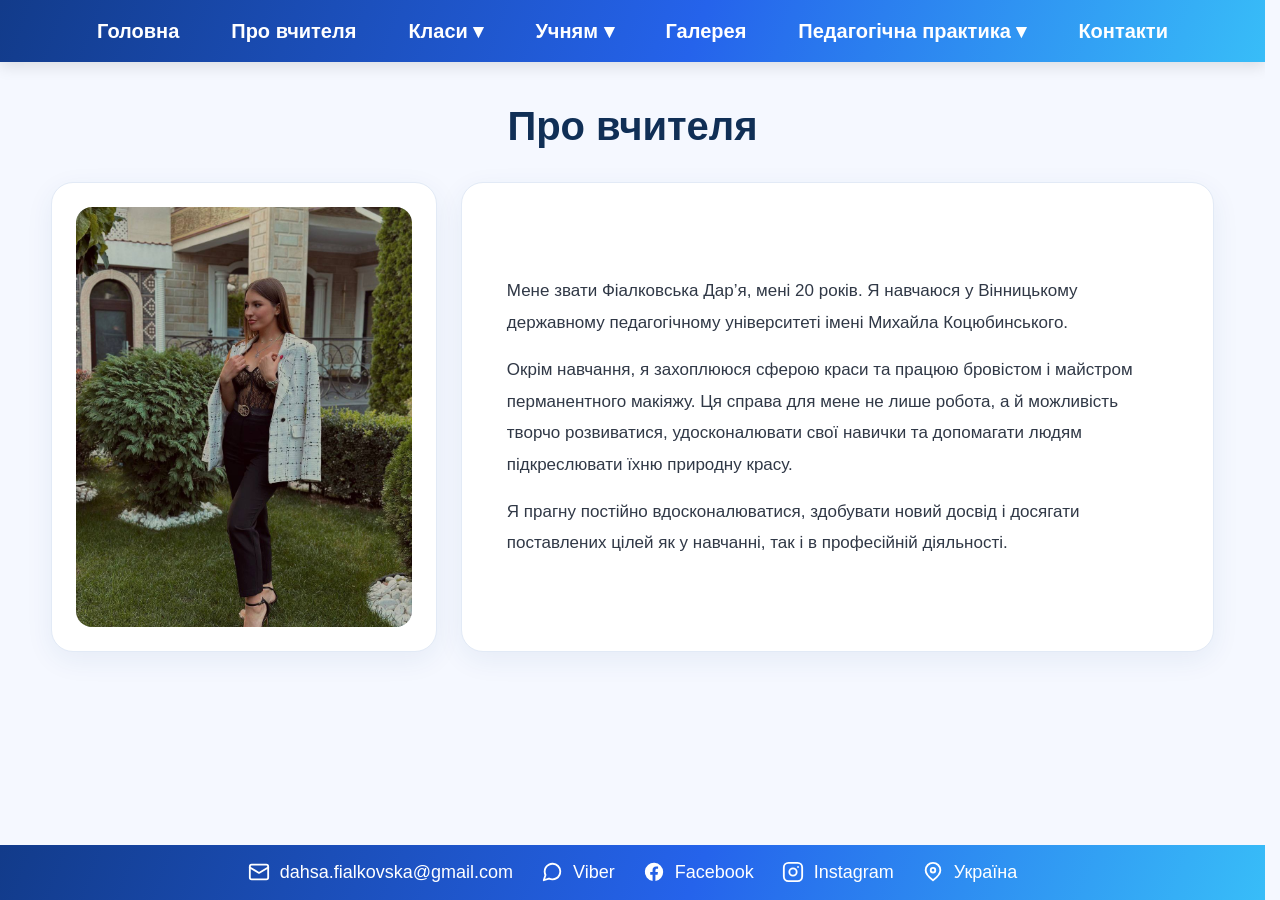
<file: about.html>
<!DOCTYPE html>
<html lang="uk">
<head>
    <meta charset="UTF-8">
    <meta name="viewport" content="width=device-width, initial-scale=1.0">

    <meta
        name="description"
        content="Інформація про вчителя інформатики, освіту та професійні досягнення."
    >

    <title>Про вчителя — Сайт учителя інформатики</title>

    <link rel="stylesheet" href="style.css">

    <style>
        /* Розташування підвалу внизу сторінки */

        body {
            min-height: 100vh;
            display: flex;
            flex-direction: column;
        }

        main.page-container {
            flex: 1;
        }
    </style>
</head>

<body id="top">

    <!-- =====================================
         ГОЛОВНЕ МЕНЮ
    ====================================== -->

    <header class="site-header">
        <nav class="site-nav" aria-label="Основне меню">

            <ul class="site-menu">

                <!-- ГОЛОВНА -->

                <li>
                    <a href="index.html">
                        Головна
                    </a>
                </li>

                <!-- ПРО ВЧИТЕЛЯ -->

                <li>
                    <a href="about.html" aria-current="page">
                        Про вчителя
                    </a>
                </li>

                <!-- КЛАСИ -->

                <li class="dropdown">
                    <button
                        class="dropdown-toggle"
                        type="button"
                        aria-expanded="false"
                        aria-controls="learning-menu"
                    >
                        Класи ▾
                    </button>

                    <ul class="submenu" id="learning-menu">
                        <li><a href="class5.html">5 клас</a></li>
                        <li><a href="class6.html">6 клас</a></li>
                        <li><a href="class7.html">7 клас</a></li>
                        <li><a href="class8.html">8 клас</a></li>
                        <li><a href="class9.html">9 клас</a></li>
                    </ul>
                </li>

                <!-- УЧНЯМ -->

                <li class="dropdown">
                    <button
                        class="dropdown-toggle"
                        type="button"
                        aria-expanded="false"
                        aria-controls="students-menu"
                    >
                        Учням ▾
                    </button>

                    <ul class="submenu" id="students-menu">

                        <li>
                            <a href="uchni_rozklad.html">
                                Розклад уроків
                            </a>
                        </li>

                        <li>
                            <a href="uchni_bezpeka.html">
                                Правила безпеки
                            </a>
                        </li>

                        <li>
                            <a href="uchni_porady.html">
                                Поради для навчання
                            </a>
                        </li>

                    </ul>
                </li>

                <!-- ГАЛЕРЕЯ -->

                <li>
                    <a href="galereya.html">
                        Галерея
                    </a>
                </li>

                <!-- ПЕДАГОГІЧНА ПРАКТИКА -->

                <li class="dropdown practice-dropdown">
                    <button
                        class="dropdown-toggle"
                        type="button"
                        aria-expanded="false"
                        aria-controls="practice-menu"
                    >
                        Педагогічна практика ▾
                    </button>

                    <ul class="submenu" id="practice-menu">

                        <!-- ПРАКТИКА В ЗЗСО -->

                        <li class="practice-subdropdown">
                            <button
                                class="practice-subtoggle"
                                type="button"
                                aria-expanded="false"
                                aria-controls="practice-zzso-menu"
                            >
                                <span>
                                    Педагогічна практика в ЗЗСО
                                </span>

                                <span
                                    class="practice-arrow"
                                    aria-hidden="true"
                                >
                                    ▸
                                </span>
                            </button>

                            <ul
                                class="practice-submenu"
                                id="practice-zzso-menu"
                            >
                                <li>
                                    <a href="praktika_zzso_info.html">
                                        Загальна інформація
                                    </a>
                                </li>

                                <li>
                                    <a href="praktika_zzso_uroky.html">
                                        Плани-конспекти уроків
                                    </a>
                                </li>

                                <li>
                                    <a href="praktika_zzso_kalendar.html">
                                        Календарні планування
                                    </a>
                                </li>
                            </ul>
                        </li>

                        <!-- ПРАКТИКА В ЗПО -->

                        <li>
                            <a href="praktika_zpo.html">
                                Педагогічна практика в ЗПО
                            </a>
                        </li>

                    </ul>
                </li>

                <!-- КОНТАКТИ -->

                <li>
                    <a href="kontakty.html">
                        Контакти
                    </a>
                </li>

            </ul>

        </nav>
    </header>

    <!-- =====================================
         ОСНОВНИЙ ВМІСТ СТОРІНКИ
    ====================================== -->

    <main class="page-container about-page">

        <!-- ЗАГОЛОВОК -->

        <section class="section-header centered about-heading">
            <h1>Про вчителя</h1>
        </section>

        <!-- =====================================
             ІНФОРМАЦІЯ ПРО ВЧИТЕЛЯ
        ====================================== -->

        <section
            class="about-profile"
            aria-label="Інформація про вчителя"
        >

            <!-- ФОТОГРАФІЯ ВЧИТЕЛЯ -->

            <div class="about-photo-panel">

                <div class="about-photo-frame">

                    <img
                        src="image.jpg"
                        alt="Фотографія вчителя"
                        class="about-teacher-photo"
                    >

                </div>

            </div>

            <!-- БІОГРАФІЯ ВЧИТЕЛЯ -->

            <div class="about-bio">

                <p>
                    Мене звати Фіалковська Дар’я, мені 20 років.
                    Я навчаюся у Вінницькому державному
                    педагогічному університеті
                    імені Михайла Коцюбинського.
                </p>

                <p>
                    Окрім навчання, я захоплююся сферою краси
                    та працюю бровістом і майстром
                    перманентного макіяжу.
                    Ця справа для мене не лише робота,
                    а й можливість творчо розвиватися,
                    удосконалювати свої навички та допомагати
                    людям підкреслювати їхню природну красу.
                </p>

                <p>
                    Я прагну постійно вдосконалюватися,
                    здобувати новий досвід і досягати
                    поставлених цілей як у навчанні,
                    так і в професійній діяльності.
                </p>

            </div>

        </section>

    </main>

    <!-- =====================================
         НОВИЙ ПІДВАЛ САЙТУ
    ====================================== -->

    <footer class="site-footer">
        <div class="footer-bar">
            <div class="footer-inner">

                <!-- EMAIL -->

                <a
                    class="footer-item"
                    href="mailto:dahsa.fialkovska@gmail.com"
                >
                    <svg
                        width="22"
                        height="22"
                        viewBox="0 0 24 24"
                        fill="none"
                        stroke="currentColor"
                        stroke-width="2"
                        stroke-linecap="round"
                        stroke-linejoin="round"
                        aria-hidden="true"
                    >
                        <rect
                            x="2"
                            y="4"
                            width="20"
                            height="16"
                            rx="2"
                        />
                        <path d="m22 7-10 6L2 7" />
                    </svg>

                    <span>
                        dahsa.fialkovska@gmail.com
                    </span>
                </a>

                <!-- VIBER -->

                <a
                    class="footer-item"
                    href="https://www.viber.com/"
                    target="_blank"
                    rel="noopener noreferrer"
                >
                    <svg
                        width="22"
                        height="22"
                        viewBox="0 0 24 24"
                        fill="none"
                        stroke="currentColor"
                        stroke-width="2"
                        stroke-linecap="round"
                        stroke-linejoin="round"
                        aria-hidden="true"
                    >
                        <path
                            d="M21 11.5a8.38 8.38 0 0 1-.9 3.8
                               8.5 8.5 0 0 1-7.6 4.7
                               8.38 8.38 0 0 1-3.8-.9
                               L3 21l1.9-5.7
                               a8.38 8.38 0 0 1-.9-3.8
                               8.5 8.5 0 0 1 4.7-7.6
                               8.38 8.38 0 0 1 3.8-.9h.5
                               a8.48 8.48 0 0 1 8 8v.5z"
                        />
                    </svg>

                    <span>Viber</span>
                </a>

                <!-- FACEBOOK -->

                <a
                    class="footer-item"
                    href="https://www.facebook.com/"
                    target="_blank"
                    rel="noopener noreferrer"
                >
                    <svg
                        width="22"
                        height="22"
                        viewBox="0 0 24 24"
                        fill="currentColor"
                        aria-hidden="true"
                    >
                        <path
                            d="M22 12a10 10 0 1 0-11.56 9.88v-6.99
                               H7.9V12h2.54V9.8
                               c0-2.5 1.49-3.89 3.77-3.89
                               1.09 0 2.23.19 2.23.19v2.46
                               h-1.26c-1.24 0-1.63.77-1.63 1.56V12
                               h2.77l-.44 2.89h-2.33v6.99
                               A10 10 0 0 0 22 12z"
                        />
                    </svg>

                    <span>Facebook</span>
                </a>

                <!-- INSTAGRAM -->

                <a
                    class="footer-item"
                    href="https://www.instagram.com/"
                    target="_blank"
                    rel="noopener noreferrer"
                >
                    <svg
                        width="22"
                        height="22"
                        viewBox="0 0 24 24"
                        fill="none"
                        stroke="currentColor"
                        stroke-width="2"
                        stroke-linecap="round"
                        stroke-linejoin="round"
                        aria-hidden="true"
                    >
                        <rect
                            x="2"
                            y="2"
                            width="20"
                            height="20"
                            rx="5"
                        />
                        <circle cx="12" cy="12" r="4" />
                        <circle
                            cx="17.5"
                            cy="6.5"
                            r="1"
                            fill="currentColor"
                            stroke="none"
                        />
                    </svg>

                    <span>Instagram</span>
                </a>

                <!-- УКРАЇНА -->

                <div class="footer-item">
                    <svg
                        width="22"
                        height="22"
                        viewBox="0 0 24 24"
                        fill="none"
                        stroke="currentColor"
                        stroke-width="2"
                        stroke-linecap="round"
                        stroke-linejoin="round"
                        aria-hidden="true"
                    >
                        <path
                            d="M20 10c0 5-8 11-8 11S4 15 4 10
                               a8 8 0 1 1 16 0z"
                        />
                        <circle cx="12" cy="10" r="2.5" />
                    </svg>

                    <span>Україна</span>
                </div>

            </div>
        </div>
    </footer>

    <!-- =====================================
         КНОПКА "НАГОРУ"
    ====================================== -->

    <button
        id="backToTop"
        class="back-to-top"
        type="button"
        aria-label="Повернутися нагору"
        title="Повернутися нагору"
    >
        ↑
    </button>

    <!-- =====================================
         JAVASCRIPT
    ====================================== -->

    <script>
        // =====================================
        // ВИПАДАЮЧІ МЕНЮ
        // =====================================

        const dropdowns = document.querySelectorAll(".dropdown");

        function closeAllDropdowns() {

            dropdowns.forEach(dropdown => {

                dropdown.classList.remove("open");

                const button = dropdown.querySelector(
                    ".dropdown-toggle"
                );

                if (button) {
                    button.setAttribute(
                        "aria-expanded",
                        "false"
                    );
                }

            });

            // Закриваємо вкладене меню практики

            document.querySelectorAll(
                ".practice-subdropdown"
            ).forEach(submenu => {

                submenu.classList.remove("subopen");

                const button = submenu.querySelector(
                    ".practice-subtoggle"
                );

                if (button) {
                    button.setAttribute(
                        "aria-expanded",
                        "false"
                    );
                }

            });
        }

        // =====================================
        // ПЕРШИЙ РІВЕНЬ МЕНЮ
        // =====================================

        dropdowns.forEach(dropdown => {

            const button = dropdown.querySelector(
                ".dropdown-toggle"
            );

            if (!button) return;

            button.addEventListener("click", function (event) {

                event.stopPropagation();

                const wasOpen = dropdown.classList.contains("open");

                closeAllDropdowns();

                if (!wasOpen) {
                    dropdown.classList.add("open");

                    button.setAttribute(
                        "aria-expanded",
                        "true"
                    );
                }

            });

        });

        // =====================================
        // ДРУГИЙ РІВЕНЬ МЕНЮ ПРАКТИКИ
        // =====================================

        document.querySelectorAll(
            ".practice-subdropdown"
        ).forEach(submenu => {

            const button = submenu.querySelector(
                ".practice-subtoggle"
            );

            if (!button) return;

            button.addEventListener("click", function (event) {

                event.stopPropagation();

                const wasOpen = submenu.classList.contains("subopen");

                document.querySelectorAll(
                    ".practice-subdropdown"
                ).forEach(item => {

                    item.classList.remove("subopen");

                    const itemButton = item.querySelector(
                        ".practice-subtoggle"
                    );

                    if (itemButton) {
                        itemButton.setAttribute(
                            "aria-expanded",
                            "false"
                        );
                    }

                });

                if (!wasOpen) {
                    submenu.classList.add("subopen");

                    button.setAttribute(
                        "aria-expanded",
                        "true"
                    );
                }

            });

        });

        // =====================================
        // ЗАКРИТТЯ МЕНЮ ПОЗА ЙОГО МЕЖАМИ
        // =====================================

        document.addEventListener("click", function (event) {

            if (!event.target.closest(".dropdown")) {
                closeAllDropdowns();
            }

        });

        // =====================================
        // ЗАКРИТТЯ МЕНЮ КЛАВІШЕЮ ESCAPE
        // =====================================

        document.addEventListener("keydown", function (event) {

            if (event.key === "Escape") {
                closeAllDropdowns();
            }

        });

        // =====================================
        // КНОПКА ПОВЕРНЕННЯ НАГОРУ
        // =====================================

        const backToTopButton = document.getElementById(
            "backToTop"
        );

        function updateBackToTop() {

            if (window.scrollY > 300) {
                backToTopButton.classList.add("show");
            } else {
                backToTopButton.classList.remove("show");
            }

        }

        window.addEventListener(
            "scroll",
            updateBackToTop,
            { passive: true }
        );

        // Перевірка стану кнопки під час завантаження

        updateBackToTop();

        // Плавне повернення нагору

        backToTopButton.addEventListener("click", function () {

            const reducedMotion = window.matchMedia(
                "(prefers-reduced-motion: reduce)"
            ).matches;

            window.scrollTo({
                top: 0,
                behavior: reducedMotion ? "auto" : "smooth"
            });

        });

    </script>

</body>
</html>
</file>
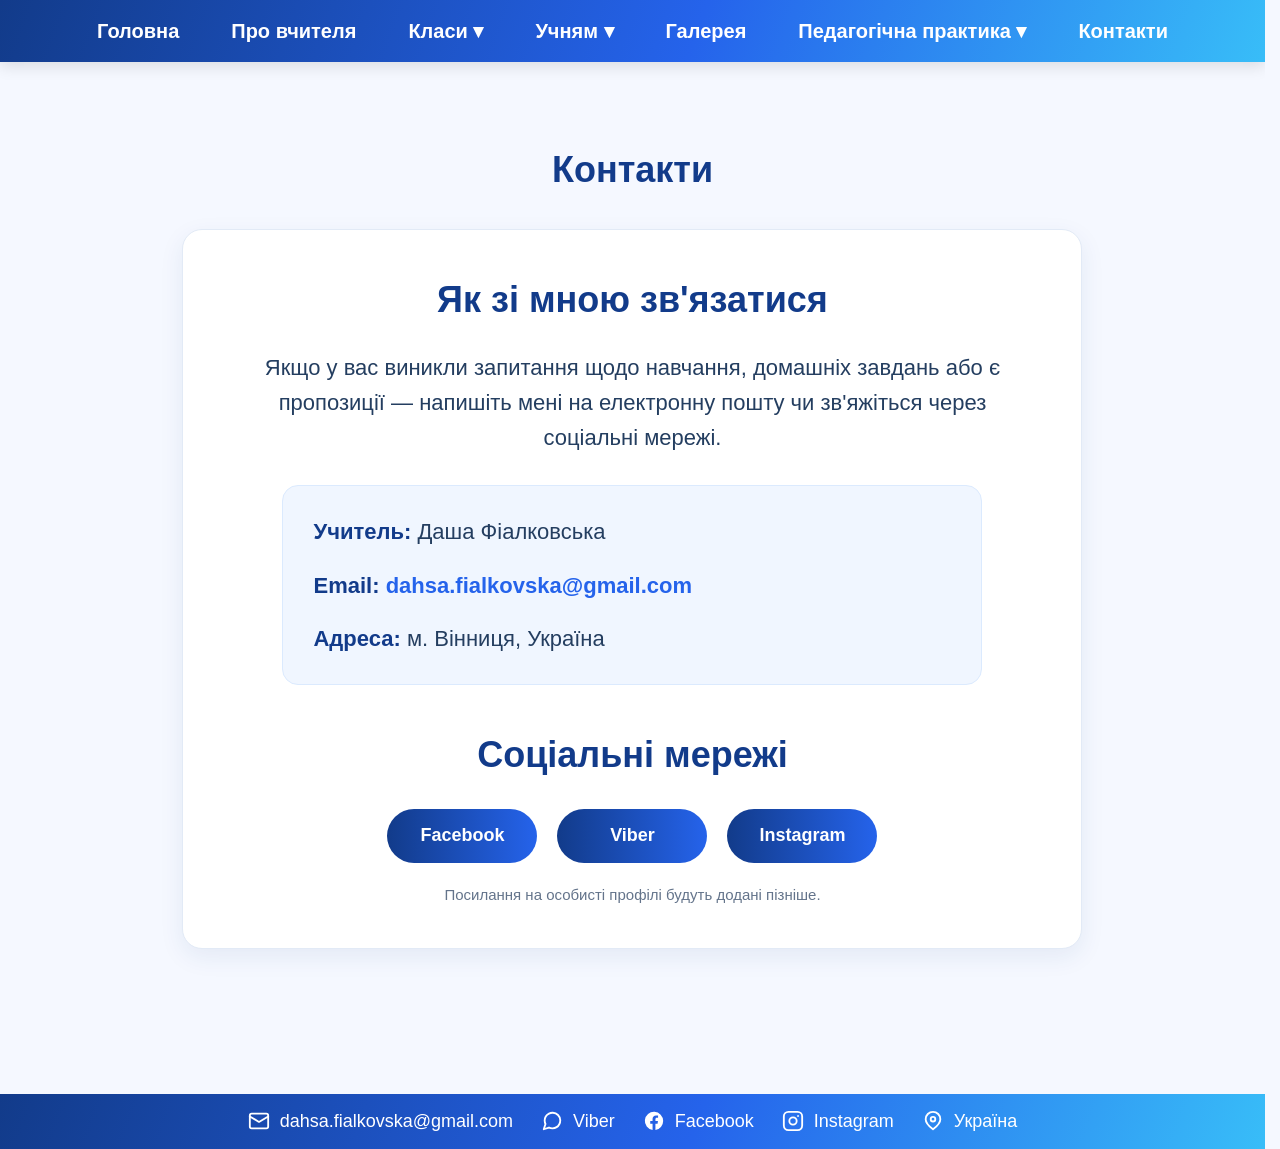
<file: kontakty.html>
<!DOCTYPE html>
<html lang="uk">
<head>
    <meta charset="UTF-8">
    <meta name="viewport" content="width=device-width, initial-scale=1.0">

    <meta
        name="description"
        content="Контактна інформація вчителя інформатики Даші Фіалковської."
    >

    <title>Контакти — Сайт учителя інформатики</title>

    <link rel="stylesheet" href="style.css">

    <style>
        /* ===== РОЗТАШУВАННЯ ПІДВАЛУ ===== */

        body {
            min-height: 100vh;
            display: flex;
            flex-direction: column;
        }

        main.page-container {
            flex: 1;
        }

        /* ===== СТОРІНКА КОНТАКТІВ ===== */

        .contacts-page {
            padding-bottom: 65px;
        }

        .contacts-title {
            margin: 40px 0 30px;
            color: #123b8a;
            font-size: 36px;
            font-weight: 700;
            text-align: center;
        }

        .contact-section {
            max-width: 900px;
            margin: 0 auto;
            padding: 40px 35px;
            background: #ffffff;
            border: 1px solid #e2eaf6;
            border-radius: 20px;
            box-shadow: 0 8px 25px rgba(28, 69, 130, 0.08);
            text-align: center;
        }

        .contact-section h2 {
            margin: 0 0 20px;
            color: #123b8a;
            font-size: 36px;
            font-weight: 700;
        }

        .contact-description {
            max-width: 750px;
            margin: 0 auto 30px;
            color: #243e60;
            font-size: 22px;
            line-height: 1.6;
        }

        /* ===== КОНТАКТНА ІНФОРМАЦІЯ ===== */

        .contact-info {
            max-width: 700px;
            margin: 0 auto;
            padding: 28px 30px;
            background: #f0f6ff;
            border: 1px solid #dbeafe;
            border-radius: 16px;
            text-align: left;
        }

        .contact-info p {
            margin: 0 0 18px;
            color: #243e60;
            font-size: 22px;
            line-height: 1.6;
            overflow-wrap: anywhere;
        }

        .contact-info p:last-child {
            margin-bottom: 0;
        }

        .contact-info strong {
            color: #123b8a;
        }

        .contact-info a {
            color: #2563eb;
            font-weight: 600;
            text-decoration: none;
        }

        .contact-info a:hover {
            text-decoration: underline;
        }

        /* ===== СОЦІАЛЬНІ МЕРЕЖІ ===== */

        .social-section {
            margin-top: 40px;
        }

        .social-section h3 {
            margin: 0 0 25px;
            color: #123b8a;
            font-size: 36px;
        }

        .social-links {
            display: flex;
            justify-content: center;
            flex-wrap: wrap;
            gap: 20px;
        }

        .social-btn {
            display: inline-flex;
            align-items: center;
            justify-content: center;
            min-width: 150px;
            padding: 12px 26px;
            border-radius: 28px;
            background: linear-gradient(
                90deg,
                #123b8a,
                #2563eb
            );
            color: #ffffff;
            font-size: 18px;
            font-weight: 600;
            text-decoration: none;
            transition:
                transform 0.2s,
                box-shadow 0.2s;
        }

        .social-btn:hover {
            transform: scale(1.08);
            color: #ffffff;
            box-shadow: 0 8px 20px rgba(37, 99, 235, 0.25);
        }

        .social-note {
            margin: 20px 0 0;
            color: #64748b;
            font-size: 15px;
        }

        /* ===== МОБІЛЬНА ВЕРСІЯ ===== */

        @media (max-width: 600px) {
            .contacts-title {
                margin: 30px 0 25px;
                font-size: 30px;
            }

            .contact-section {
                padding: 25px 20px;
            }

            .contact-section h2,
            .social-section h3 {
                font-size: 28px;
            }

            .contact-description,
            .contact-info p {
                font-size: 18px;
            }

            .contact-info {
                padding: 20px;
            }

            .social-btn {
                min-width: 130px;
                padding: 10px 20px;
            }
        }
    </style>
</head>

<body id="top">

    <!-- =====================================
         ГОЛОВНЕ МЕНЮ
    ====================================== -->

    <header class="site-header">
        <nav class="site-nav" aria-label="Основне меню">
            <ul class="site-menu">

                <!-- ГОЛОВНА -->
                <li>
                    <a href="index.html">Головна</a>
                </li>

                <!-- ПРО ВЧИТЕЛЯ -->
                <li>
                    <a href="about.html">Про вчителя</a>
                </li>

                <!-- КЛАСИ -->
                <li class="dropdown">
                    <button
                        class="dropdown-toggle"
                        type="button"
                        aria-expanded="false"
                        aria-controls="learning-menu"
                    >
                        Класи ▾
                    </button>

                    <ul class="submenu" id="learning-menu">
                        <li><a href="class5.html">5 клас</a></li>
                        <li><a href="class6.html">6 клас</a></li>
                        <li><a href="class7.html">7 клас</a></li>
                        <li><a href="class8.html">8 клас</a></li>
                        <li><a href="class9.html">9 клас</a></li>
                    </ul>
                </li>

                <!-- УЧНЯМ -->
                <li class="dropdown">
                    <button
                        class="dropdown-toggle"
                        type="button"
                        aria-expanded="false"
                        aria-controls="students-menu"
                    >
                        Учням ▾
                    </button>

                    <ul class="submenu" id="students-menu">
                        <li>
                            <a href="uchni_rozklad.html">
                                Розклад уроків
                            </a>
                        </li>

                        <li>
                            <a href="uchni_bezpeka.html">
                                Правила безпеки
                            </a>
                        </li>

                        <li>
                            <a href="uchni_porady.html">
                                Поради для навчання
                            </a>
                        </li>
                    </ul>
                </li>

                <!-- ГАЛЕРЕЯ -->
                <li>
                    <a href="galereya.html">Галерея</a>
                </li>

                <!-- ПЕДАГОГІЧНА ПРАКТИКА -->
                <li class="dropdown practice-dropdown">
                    <button
                        class="dropdown-toggle"
                        type="button"
                        aria-expanded="false"
                        aria-controls="practice-menu"
                    >
                        Педагогічна практика ▾
                    </button>

                    <ul class="submenu" id="practice-menu">

                        <!-- ПРАКТИКА В ЗЗСО -->
                        <li class="practice-subdropdown">
                            <button
                                class="practice-subtoggle"
                                type="button"
                                aria-expanded="false"
                                aria-controls="practice-zzso-menu"
                            >
                                <span>
                                    Педагогічна практика в ЗЗСО
                                </span>

                                <span
                                    class="practice-arrow"
                                    aria-hidden="true"
                                >
                                    ▸
                                </span>
                            </button>

                            <ul
                                class="practice-submenu"
                                id="practice-zzso-menu"
                            >
                                <li>
                                    <a href="praktika_zzso_info.html">
                                        Загальна інформація
                                    </a>
                                </li>

                                <li>
                                    <a href="praktika_zzso_uroky.html">
                                        Плани-конспекти уроків
                                    </a>
                                </li>

                                <li>
                                    <a href="praktika_zzso_kalendar.html">
                                        Календарні планування
                                    </a>
                                </li>
                            </ul>
                        </li>

                        <!-- ПРАКТИКА В ЗПО -->
                        <li>
                            <a href="praktika_zpo.html">
                                Педагогічна практика в ЗПО
                            </a>
                        </li>

                    </ul>
                </li>

                <!-- КОНТАКТИ -->
                <li>
                    <a
                        href="kontakty.html"
                        aria-current="page"
                    >
                        Контакти
                    </a>
                </li>

            </ul>
        </nav>
    </header>

    <!-- =====================================
         ОСНОВНИЙ ВМІСТ
    ====================================== -->

    <main class="page-container contacts-page">

        <h1 class="contacts-title">
            Контакти
        </h1>

        <section class="contact-section">

            <h2>Як зі мною зв'язатися</h2>

            <p class="contact-description">
                Якщо у вас виникли запитання щодо навчання,
                домашніх завдань або є пропозиції —
                напишіть мені на електронну пошту
                чи зв'яжіться через соціальні мережі.
            </p>

            <!-- КОНТАКТНА ІНФОРМАЦІЯ -->
            <div class="contact-info">

                <p>
                    <strong>Учитель:</strong>
                    Даша Фіалковська
                </p>

                <p>
                    <strong>Email:</strong>

                    <a href="mailto:dahsa.fialkovska@gmail.com">
                        dahsa.fialkovska@gmail.com
                    </a>
                </p>

                <p>
                    <strong>Адреса:</strong>
                    м. Вінниця, Україна
                </p>

            </div>

            <!-- СОЦІАЛЬНІ МЕРЕЖІ -->
            <div class="social-section">

                <h3>Соціальні мережі</h3>

                <div class="social-links">

                    <a
                        href="https://www.facebook.com/"
                        target="_blank"
                        rel="noopener noreferrer"
                        class="social-btn"
                    >
                        Facebook
                    </a>

                    <a
                        href="https://www.viber.com/"
                        target="_blank"
                        rel="noopener noreferrer"
                        class="social-btn"
                    >
                        Viber
                    </a>

                    <a
                        href="https://www.instagram.com/"
                        target="_blank"
                        rel="noopener noreferrer"
                        class="social-btn"
                    >
                        Instagram
                    </a>

                </div>

                <p class="social-note">
                    Посилання на особисті профілі
                    будуть додані пізніше.
                </p>

            </div>

        </section>

    </main>

    <!-- =====================================
         УЗГОДЖЕНИЙ ПІДВАЛ
    ====================================== -->

    <footer class="site-footer">
        <div class="footer-bar">
            <div class="footer-inner">

                <!-- EMAIL -->
                <a
                    class="footer-item"
                    href="mailto:dahsa.fialkovska@gmail.com"
                >
                    <svg
                        width="22"
                        height="22"
                        viewBox="0 0 24 24"
                        fill="none"
                        stroke="currentColor"
                        stroke-width="2"
                        stroke-linecap="round"
                        stroke-linejoin="round"
                        aria-hidden="true"
                    >
                        <rect x="2" y="4" width="20" height="16" rx="2"/>
                        <path d="m22 7-10 6L2 7"/>
                    </svg>

                    <span>dahsa.fialkovska@gmail.com</span>
                </a>

                <!-- VIBER -->
                <a
                    class="footer-item"
                    href="https://www.viber.com/"
                    target="_blank"
                    rel="noopener noreferrer"
                >
                    <svg
                        width="22"
                        height="22"
                        viewBox="0 0 24 24"
                        fill="none"
                        stroke="currentColor"
                        stroke-width="2"
                        stroke-linecap="round"
                        stroke-linejoin="round"
                        aria-hidden="true"
                    >
                        <path
                            d="M21 11.5a8.38 8.38 0 0 1-.9 3.8
                               8.5 8.5 0 0 1-7.6 4.7
                               8.38 8.38 0 0 1-3.8-.9
                               L3 21l1.9-5.7
                               a8.38 8.38 0 0 1-.9-3.8
                               8.5 8.5 0 0 1 4.7-7.6
                               8.38 8.38 0 0 1 3.8-.9h.5
                               a8.48 8.48 0 0 1 8 8v.5z"
                        />
                    </svg>

                    <span>Viber</span>
                </a>

                <!-- FACEBOOK -->
                <a
                    class="footer-item"
                    href="https://www.facebook.com/"
                    target="_blank"
                    rel="noopener noreferrer"
                >
                    <svg
                        width="22"
                        height="22"
                        viewBox="0 0 24 24"
                        fill="currentColor"
                        aria-hidden="true"
                    >
                        <path
                            d="M22 12a10 10 0 1 0-11.56 9.88v-6.99
                               H7.9V12h2.54V9.8
                               c0-2.5 1.49-3.89 3.77-3.89
                               1.09 0 2.23.19 2.23.19v2.46
                               h-1.26c-1.24 0-1.63.77-1.63 1.56V12
                               h2.77l-.44 2.89h-2.33v6.99
                               A10 10 0 0 0 22 12z"
                        />
                    </svg>

                    <span>Facebook</span>
                </a>

                <!-- INSTAGRAM -->
                <a
                    class="footer-item"
                    href="https://www.instagram.com/"
                    target="_blank"
                    rel="noopener noreferrer"
                >
                    <svg
                        width="22"
                        height="22"
                        viewBox="0 0 24 24"
                        fill="none"
                        stroke="currentColor"
                        stroke-width="2"
                        stroke-linecap="round"
                        stroke-linejoin="round"
                        aria-hidden="true"
                    >
                        <rect x="2" y="2" width="20" height="20" rx="5"/>
                        <circle cx="12" cy="12" r="4"/>
                        <circle
                            cx="17.5"
                            cy="6.5"
                            r="1"
                            fill="currentColor"
                            stroke="none"
                        />
                    </svg>

                    <span>Instagram</span>
                </a>

                <!-- УКРАЇНА -->
                <div class="footer-item">
                    <svg
                        width="22"
                        height="22"
                        viewBox="0 0 24 24"
                        fill="none"
                        stroke="currentColor"
                        stroke-width="2"
                        stroke-linecap="round"
                        stroke-linejoin="round"
                        aria-hidden="true"
                    >
                        <path
                            d="M20 10c0 5-8 11-8 11S4 15 4 10
                               a8 8 0 1 1 16 0z"
                        />
                        <circle cx="12" cy="10" r="2.5"/>
                    </svg>

                    <span>Україна</span>
                </div>

            </div>
        </div>
    </footer>

    <!-- =====================================
         КНОПКА "НАГОРУ"
    ====================================== -->

    <button
        id="backToTop"
        class="back-to-top"
        type="button"
        aria-label="Повернутися нагору"
        title="Повернутися нагору"
    >
        ↑
    </button>

    <!-- =====================================
         JAVASCRIPT
    ====================================== -->

    <script>
        // ===== ОСНОВНІ ВИПАДАЮЧІ МЕНЮ =====

        const dropdowns = document.querySelectorAll(".dropdown");

        function closeAllDropdowns() {
            dropdowns.forEach(dropdown => {
                dropdown.classList.remove("open");

                const button = dropdown.querySelector(
                    ".dropdown-toggle"
                );

                if (button) {
                    button.setAttribute("aria-expanded", "false");
                }
            });

            document.querySelectorAll(
                ".practice-subdropdown"
            ).forEach(submenu => {
                submenu.classList.remove("subopen");

                const button = submenu.querySelector(
                    ".practice-subtoggle"
                );

                if (button) {
                    button.setAttribute("aria-expanded", "false");
                }
            });
        }

        // ===== ПЕРШИЙ РІВЕНЬ МЕНЮ =====

        dropdowns.forEach(dropdown => {
            const button = dropdown.querySelector(
                ".dropdown-toggle"
            );

            if (!button) return;

            button.addEventListener("click", function (event) {
                event.stopPropagation();

                const wasOpen = dropdown.classList.contains("open");

                closeAllDropdowns();

                if (!wasOpen) {
                    dropdown.classList.add("open");
                    button.setAttribute("aria-expanded", "true");
                }
            });
        });

        // ===== ВКЛАДЕНЕ МЕНЮ ПРАКТИКИ =====

        document.querySelectorAll(
            ".practice-subdropdown"
        ).forEach(submenu => {
            const button = submenu.querySelector(
                ".practice-subtoggle"
            );

            if (!button) return;

            button.addEventListener("click", function (event) {
                event.stopPropagation();

                const wasOpen = submenu.classList.contains("subopen");

                document.querySelectorAll(
                    ".practice-subdropdown"
                ).forEach(item => {
                    item.classList.remove("subopen");

                    const itemButton = item.querySelector(
                        ".practice-subtoggle"
                    );

                    if (itemButton) {
                        itemButton.setAttribute(
                            "aria-expanded",
                            "false"
                        );
                    }
                });

                if (!wasOpen) {
                    submenu.classList.add("subopen");
                    button.setAttribute("aria-expanded", "true");
                }
            });
        });

        // ===== ЗАКРИТТЯ МЕНЮ =====

        document.addEventListener("click", function (event) {
            if (!event.target.closest(".dropdown")) {
                closeAllDropdowns();
            }
        });

        document.addEventListener("keydown", function (event) {
            if (event.key === "Escape") {
                closeAllDropdowns();
            }
        });

        // ===== КНОПКА "НАГОРУ" =====

        const backToTopButton = document.getElementById(
            "backToTop"
        );

        function updateBackToTop() {
            backToTopButton.classList.toggle(
                "show",
                window.scrollY > 300
            );
        }

        window.addEventListener(
            "scroll",
            updateBackToTop,
            { passive: true }
        );

        updateBackToTop();

        backToTopButton.addEventListener("click", function () {
            const reducedMotion = window.matchMedia(
                "(prefers-reduced-motion: reduce)"
            ).matches;

            window.scrollTo({
                top: 0,
                behavior: reducedMotion ? "auto" : "smooth"
            });
        });
    </script>

</body>
</html>
</file>
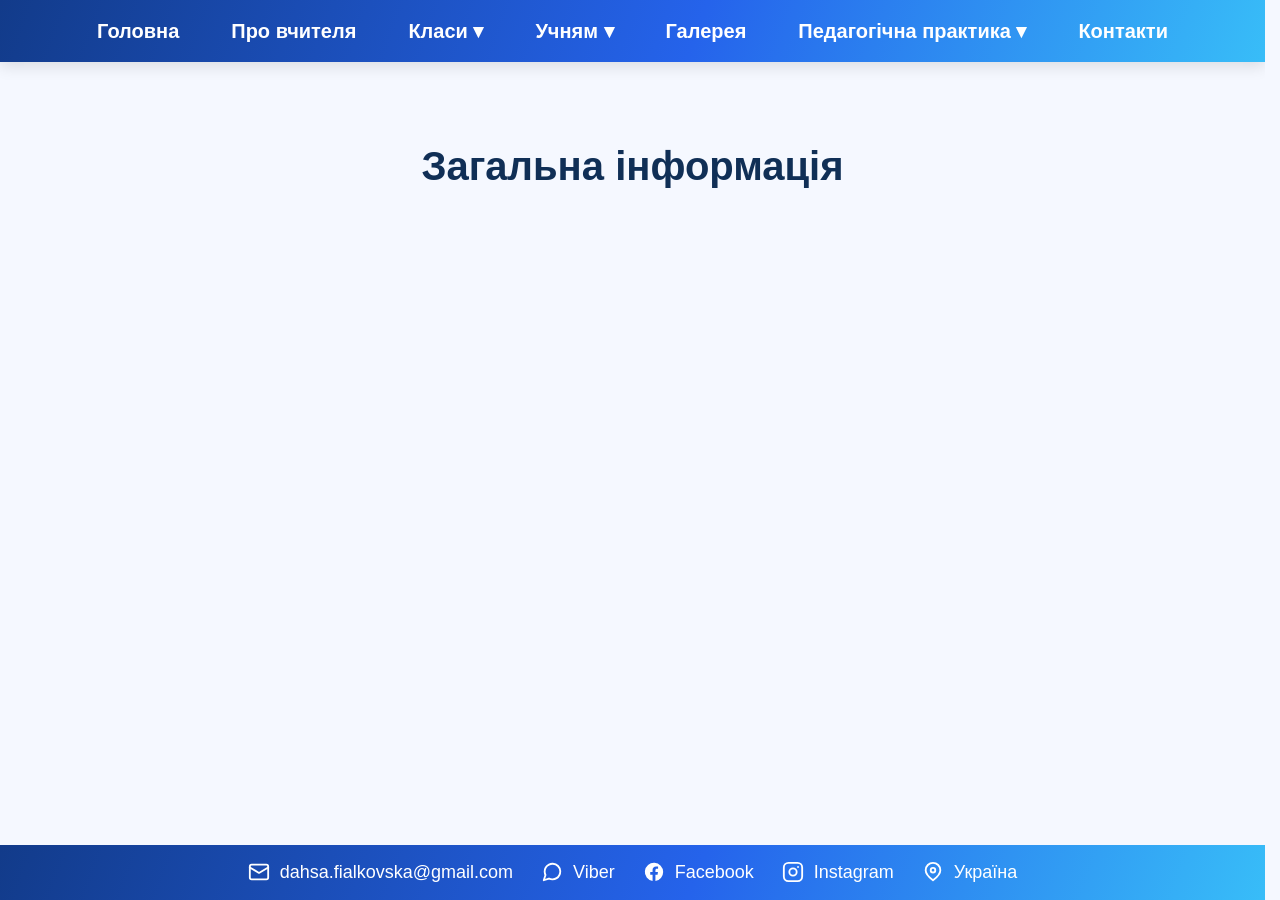
<file: praktika_zzso_info.html>
<!DOCTYPE html>
<html lang="uk">
<head>
    <meta charset="UTF-8">
    <meta name="viewport" content="width=device-width, initial-scale=1.0">

    <meta
        name="description"
        content="Загальна інформація про педагогічну практику в закладах загальної середньої освіти."
    >

    <title>Загальна інформація | Педагогічна практика</title>

    <link rel="stylesheet" href="style.css">

    <style>
        /* ===== РОЗТАШУВАННЯ ПІДВАЛУ ===== */

        body {
            min-height: 100vh;
            display: flex;
            flex-direction: column;
        }

        main.page-container {
            flex: 1;
        }

        /* ===== СТОРІНКА ПРАКТИКИ ===== */

        .practice-info-page {
            padding-top: 40px;
            padding-bottom: 60px;
        }

        .practice-page-title {
            margin: 0;
            text-align: center;
            color: #102f56;
            font-size: clamp(30px, 4vw, 40px);
            line-height: 1.3;
        }
    </style>
</head>

<body id="top">

    <!-- =====================================
         ГОЛОВНЕ МЕНЮ
    ====================================== -->

    <header class="site-header">
        <nav class="site-nav" aria-label="Основне меню">
            <ul class="site-menu">

                <!-- ГОЛОВНА -->
                <li>
                    <a href="index.html">Головна</a>
                </li>

                <!-- ПРО ВЧИТЕЛЯ -->
                <li>
                    <a href="about.html">Про вчителя</a>
                </li>

                <!-- КЛАСИ -->
                <li class="dropdown">
                    <button
                        class="dropdown-toggle"
                        type="button"
                        aria-expanded="false"
                        aria-controls="learning-menu"
                    >
                        Класи ▾
                    </button>

                    <ul class="submenu" id="learning-menu">
                        <li><a href="class5.html">5 клас</a></li>
                        <li><a href="class6.html">6 клас</a></li>
                        <li><a href="class7.html">7 клас</a></li>
                        <li><a href="class8.html">8 клас</a></li>
                        <li><a href="class9.html">9 клас</a></li>
                    </ul>
                </li>

                <!-- УЧНЯМ -->
                <li class="dropdown">
                    <button
                        class="dropdown-toggle"
                        type="button"
                        aria-expanded="false"
                        aria-controls="students-menu"
                    >
                        Учням ▾
                    </button>

                    <ul class="submenu" id="students-menu">

                        <li>
                            <a href="uchni_rozklad.html">
                                Розклад уроків
                            </a>
                        </li>

                        <li>
                            <a href="uchni_bezpeka.html">
                                Правила безпеки
                            </a>
                        </li>

                        <li>
                            <a href="uchni_porady.html">
                                Поради для навчання
                            </a>
                        </li>

                    </ul>
                </li>

                <!-- ГАЛЕРЕЯ -->
                <li>
                    <a href="galereya.html">Галерея</a>
                </li>

                <!-- ПЕДАГОГІЧНА ПРАКТИКА -->
                <li class="dropdown practice-dropdown">
                    <button
                        class="dropdown-toggle"
                        type="button"
                        aria-expanded="false"
                        aria-controls="practice-menu"
                    >
                        Педагогічна практика ▾
                    </button>

                    <ul class="submenu" id="practice-menu">

                        <!-- ПРАКТИКА В ЗЗСО -->
                        <li class="practice-subdropdown">
                            <button
                                class="practice-subtoggle"
                                type="button"
                                aria-expanded="false"
                                aria-controls="practice-zzso-menu"
                            >
                                <span>
                                    Педагогічна практика в ЗЗСО
                                </span>

                                <span
                                    class="practice-arrow"
                                    aria-hidden="true"
                                >
                                    ▸
                                </span>
                            </button>

                            <ul
                                class="practice-submenu"
                                id="practice-zzso-menu"
                            >
                                <li>
                                    <a
                                        href="praktika_zzso_info.html"
                                        aria-current="page"
                                    >
                                        Загальна інформація
                                    </a>
                                </li>

                                <li>
                                    <a href="praktika_zzso_uroky.html">
                                        Плани-конспекти уроків
                                    </a>
                                </li>

                                <li>
                                    <a href="praktika_zzso_kalendar.html">
                                        Календарні планування
                                    </a>
                                </li>
                            </ul>
                        </li>

                        <!-- ПРАКТИКА В ЗПО -->
                        <li>
                            <a href="praktika_zpo.html">
                                Педагогічна практика в ЗПО
                            </a>
                        </li>

                    </ul>
                </li>

                <!-- КОНТАКТИ -->
                <li>
                    <a href="kontakty.html">Контакти</a>
                </li>

            </ul>
        </nav>
    </header>

    <!-- =====================================
         ОСНОВНИЙ ВМІСТ
    ====================================== -->

    <main class="page-container practice-info-page">

        <h1 class="practice-page-title">
            Загальна інформація
        </h1>

    </main>

    <!-- =====================================
         УЗГОДЖЕНИЙ ПІДВАЛ
    ====================================== -->

    <footer class="site-footer">
        <div class="footer-bar">
            <div class="footer-inner">

                <!-- EMAIL -->
                <a
                    class="footer-item"
                    href="mailto:dahsa.fialkovska@gmail.com"
                >
                    <svg
                        width="22"
                        height="22"
                        viewBox="0 0 24 24"
                        fill="none"
                        stroke="currentColor"
                        stroke-width="2"
                        stroke-linecap="round"
                        stroke-linejoin="round"
                        aria-hidden="true"
                    >
                        <rect
                            x="2"
                            y="4"
                            width="20"
                            height="16"
                            rx="2"
                        />
                        <path d="m22 7-10 6L2 7"/>
                    </svg>

                    <span>dahsa.fialkovska@gmail.com</span>
                </a>

                <!-- VIBER -->
                <a
                    class="footer-item"
                    href="https://www.viber.com/"
                    target="_blank"
                    rel="noopener noreferrer"
                >
                    <svg
                        width="22"
                        height="22"
                        viewBox="0 0 24 24"
                        fill="none"
                        stroke="currentColor"
                        stroke-width="2"
                        stroke-linecap="round"
                        stroke-linejoin="round"
                        aria-hidden="true"
                    >
                        <path
                            d="M21 11.5a8.38 8.38 0 0 1-.9 3.8
                               8.5 8.5 0 0 1-7.6 4.7
                               8.38 8.38 0 0 1-3.8-.9
                               L3 21l1.9-5.7
                               a8.38 8.38 0 0 1-.9-3.8
                               8.5 8.5 0 0 1 4.7-7.6
                               8.38 8.38 0 0 1 3.8-.9h.5
                               a8.48 8.48 0 0 1 8 8v.5z"
                        />
                    </svg>

                    <span>Viber</span>
                </a>

                <!-- FACEBOOK -->
                <a
                    class="footer-item"
                    href="https://www.facebook.com/"
                    target="_blank"
                    rel="noopener noreferrer"
                >
                    <svg
                        width="22"
                        height="22"
                        viewBox="0 0 24 24"
                        fill="currentColor"
                        aria-hidden="true"
                    >
                        <path
                            d="M22 12a10 10 0 1 0-11.56 9.88v-6.99
                               H7.9V12h2.54V9.8
                               c0-2.5 1.49-3.89 3.77-3.89
                               1.09 0 2.23.19 2.23.19v2.46
                               h-1.26c-1.24 0-1.63.77-1.63 1.56V12
                               h2.77l-.44 2.89h-2.33v6.99
                               A10 10 0 0 0 22 12z"
                        />
                    </svg>

                    <span>Facebook</span>
                </a>

                <!-- INSTAGRAM -->
                <a
                    class="footer-item"
                    href="https://www.instagram.com/"
                    target="_blank"
                    rel="noopener noreferrer"
                >
                    <svg
                        width="22"
                        height="22"
                        viewBox="0 0 24 24"
                        fill="none"
                        stroke="currentColor"
                        stroke-width="2"
                        stroke-linecap="round"
                        stroke-linejoin="round"
                        aria-hidden="true"
                    >
                        <rect
                            x="2"
                            y="2"
                            width="20"
                            height="20"
                            rx="5"
                        />
                        <circle cx="12" cy="12" r="4"/>
                        <circle
                            cx="17.5"
                            cy="6.5"
                            r="1"
                            fill="currentColor"
                            stroke="none"
                        />
                    </svg>

                    <span>Instagram</span>
                </a>

                <!-- УКРАЇНА -->
                <div class="footer-item">
                    <svg
                        width="22"
                        height="22"
                        viewBox="0 0 24 24"
                        fill="none"
                        stroke="currentColor"
                        stroke-width="2"
                        stroke-linecap="round"
                        stroke-linejoin="round"
                        aria-hidden="true"
                    >
                        <path
                            d="M20 10c0 5-8 11-8 11S4 15 4 10
                               a8 8 0 1 1 16 0z"
                        />
                        <circle cx="12" cy="10" r="2.5"/>
                    </svg>

                    <span>Україна</span>
                </div>

            </div>
        </div>
    </footer>

    <!-- =====================================
         КНОПКА "НАГОРУ"
    ====================================== -->

    <button
        id="backToTop"
        class="back-to-top"
        type="button"
        aria-label="Повернутися нагору"
        title="Повернутися нагору"
    >
        ↑
    </button>

    <!-- =====================================
         JAVASCRIPT
    ====================================== -->

    <script>
        // ===== ВИПАДАЮЧІ МЕНЮ =====

        const dropdowns = document.querySelectorAll(".dropdown");

        function closeAllDropdowns() {
            dropdowns.forEach(dropdown => {
                dropdown.classList.remove("open");

                const button = dropdown.querySelector(
                    ".dropdown-toggle"
                );

                if (button) {
                    button.setAttribute("aria-expanded", "false");
                }
            });

            // Закриття вкладених меню
            document.querySelectorAll(
                ".practice-subdropdown"
            ).forEach(submenu => {
                submenu.classList.remove("subopen");

                const button = submenu.querySelector(
                    ".practice-subtoggle"
                );

                if (button) {
                    button.setAttribute("aria-expanded", "false");
                }
            });
        }

        // ===== ПЕРШИЙ РІВЕНЬ МЕНЮ =====

        dropdowns.forEach(dropdown => {
            const button = dropdown.querySelector(
                ".dropdown-toggle"
            );

            if (!button) return;

            button.addEventListener("click", function (event) {
                event.stopPropagation();

                const wasOpen = dropdown.classList.contains("open");

                closeAllDropdowns();

                if (!wasOpen) {
                    dropdown.classList.add("open");
                    button.setAttribute("aria-expanded", "true");
                }
            });
        });

        // ===== ВКЛАДЕНЕ МЕНЮ ПРАКТИКИ =====

        document.querySelectorAll(
            ".practice-subdropdown"
        ).forEach(submenu => {
            const button = submenu.querySelector(
                ".practice-subtoggle"
            );

            if (!button) return;

            button.addEventListener("click", function (event) {
                event.stopPropagation();

                const wasOpen = submenu.classList.contains("subopen");

                document.querySelectorAll(
                    ".practice-subdropdown"
                ).forEach(item => {
                    item.classList.remove("subopen");

                    const itemButton = item.querySelector(
                        ".practice-subtoggle"
                    );

                    if (itemButton) {
                        itemButton.setAttribute(
                            "aria-expanded",
                            "false"
                        );
                    }
                });

                if (!wasOpen) {
                    submenu.classList.add("subopen");
                    button.setAttribute("aria-expanded", "true");
                }
            });
        });

        // ===== ЗАКРИТТЯ МЕНЮ ПРИ КЛІКУ ПОЗА НИМ =====

        document.addEventListener("click", function (event) {
            if (!event.target.closest(".dropdown")) {
                closeAllDropdowns();
            }
        });

        // ===== ЗАКРИТТЯ МЕНЮ КЛАВІШЕЮ ESCAPE =====

        document.addEventListener("keydown", function (event) {
            if (event.key === "Escape") {
                closeAllDropdowns();
            }
        });

        // ===== КНОПКА ПОВЕРНЕННЯ НАГОРУ =====

        const backToTopButton = document.getElementById(
            "backToTop"
        );

        function updateBackToTop() {
            backToTopButton.classList.toggle(
                "show",
                window.scrollY > 300
            );
        }

        window.addEventListener(
            "scroll",
            updateBackToTop,
            { passive: true }
        );

        updateBackToTop();

        backToTopButton.addEventListener("click", function () {
            const reducedMotion = window.matchMedia(
                "(prefers-reduced-motion: reduce)"
            ).matches;

            window.scrollTo({
                top: 0,
                behavior: reducedMotion ? "auto" : "smooth"
            });
        });
    </script>

</body>
</html>
</file>
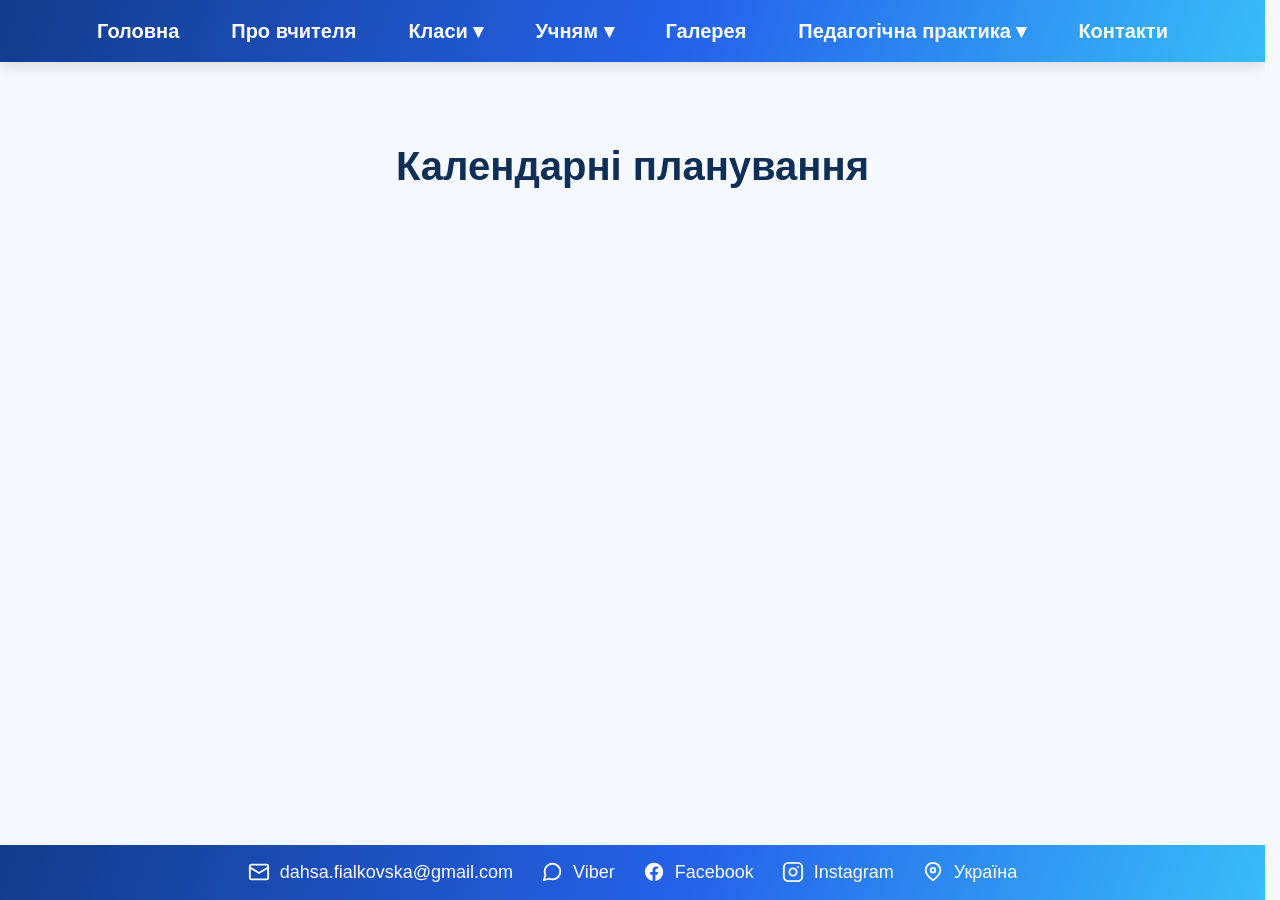
<file: praktika_zzso_kalendar.html>
<!DOCTYPE html>
<html lang="uk">
<head>
    <meta charset="UTF-8">
    <meta name="viewport" content="width=device-width, initial-scale=1.0">

    <title>Календарні планування — Педагогічна практика в ЗЗСО</title>

    <link rel="stylesheet" href="style.css">

    <style>
        html {
            scrollbar-gutter: stable;
        }

        body {
            min-height: 100vh;
            display: flex;
            flex-direction: column;
        }

        main.page-container {
            flex: 1;
        }

        .practice-calendar-page {
            padding-top: 40px;
            padding-bottom: 60px;
        }

        /* Такий самий заголовок, як у praktika_zzso_info.html */
        .practice-calendar-title {
            margin: 0;
            text-align: center;
            color: #102f56;
            font-size: clamp(30px, 4vw, 40px);
            line-height: 1.3;
        }

        @media (max-width: 650px) {
            .practice-calendar-page {
                padding-top: 30px;
            }
        }
    </style>
</head>

<body id="top">

    <!-- ГОЛОВНЕ МЕНЮ -->
    <header class="site-header">
        <nav class="site-nav" aria-label="Основне меню">
            <ul class="site-menu">
                <li><a href="index.html">Головна</a></li>
                <li><a href="about.html">Про вчителя</a></li>

                <!-- КЛАСИ -->
                <li class="dropdown">
                    <button
                        class="dropdown-toggle"
                        type="button"
                        aria-expanded="false"
                        aria-controls="learning-menu"
                    >
                        Класи ▾
                    </button>

                    <ul class="submenu" id="learning-menu">
                        <li><a href="class5.html">5 клас</a></li>
                        <li><a href="class6.html">6 клас</a></li>
                        <li><a href="class7.html">7 клас</a></li>
                        <li><a href="class8.html">8 клас</a></li>
                        <li><a href="class9.html">9 клас</a></li>
                    </ul>
                </li>

                <!-- УЧНЯМ -->
                <li class="dropdown">
                    <button
                        class="dropdown-toggle"
                        type="button"
                        aria-expanded="false"
                        aria-controls="students-menu"
                    >
                        Учням ▾
                    </button>

                    <ul class="submenu" id="students-menu">
                        <li>
                            <a href="uchni_rozklad.html">
                                Розклад уроків
                            </a>
                        </li>
                        <li>
                            <a href="uchni_bezpeka.html">
                                Правила безпеки
                            </a>
                        </li>
                        <li>
                            <a href="uchni_porady.html">
                                Поради для навчання
                            </a>
                        </li>
                    </ul>
                </li>

                <li><a href="galereya.html">Галерея</a></li>

                <!-- ПЕДАГОГІЧНА ПРАКТИКА -->
                <li class="dropdown practice-dropdown">
                    <button
                        class="dropdown-toggle"
                        type="button"
                        aria-expanded="false"
                        aria-controls="practice-menu"
                    >
                        Педагогічна практика ▾
                    </button>

                    <ul class="submenu" id="practice-menu">
                        <li class="practice-subdropdown">
                            <button
                                class="practice-subtoggle"
                                type="button"
                                aria-expanded="false"
                                aria-controls="practice-zzso-menu"
                            >
                                <span>
                                    Педагогічна практика в ЗЗСО
                                </span>
                                <span
                                    class="practice-arrow"
                                    aria-hidden="true"
                                >▸</span>
                            </button>

                            <ul
                                class="practice-submenu"
                                id="practice-zzso-menu"
                            >
                                <li>
                                    <a href="praktika_zzso_info.html">
                                        Загальна інформація
                                    </a>
                                </li>
                                <li>
                                    <a href="praktika_zzso_uroky.html">
                                        Плани-конспекти уроків
                                    </a>
                                </li>
                                <li>
                                    <a
                                        href="praktika_zzso_kalendar.html"
                                        aria-current="page"
                                    >
                                        Календарні планування
                                    </a>
                                </li>
                            </ul>
                        </li>

                        <li>
                            <a href="praktika_zpo.html">
                                Педагогічна практика в ЗПО
                            </a>
                        </li>
                    </ul>
                </li>

                <li><a href="kontakty.html">Контакти</a></li>
            </ul>
        </nav>
    </header>

    <!-- ОСНОВНИЙ ВМІСТ -->
    <main class="page-container practice-calendar-page">
        <h1 class="practice-calendar-title">
            Календарні планування
        </h1>
    </main>

    <!-- ПІДВАЛ -->
    <footer class="site-footer">
        <div class="footer-bar">
            <div class="footer-inner">

                <a
                    class="footer-item"
                    href="mailto:dahsa.fialkovska@gmail.com"
                >
                    <svg width="22" height="22"
                         viewBox="0 0 24 24"
                         fill="none"
                         stroke="currentColor"
                         stroke-width="2"
                         stroke-linecap="round"
                         stroke-linejoin="round"
                         aria-hidden="true">
                        <rect x="2" y="4"
                              width="20" height="16" rx="2"/>
                        <path d="m22 7-10 6L2 7"/>
                    </svg>
                    <span>dahsa.fialkovska@gmail.com</span>
                </a>

                <a
                    class="footer-item"
                    href="https://www.viber.com/"
                    target="_blank"
                    rel="noopener noreferrer"
                >
                    <svg width="22" height="22"
                         viewBox="0 0 24 24"
                         fill="none"
                         stroke="currentColor"
                         stroke-width="2"
                         stroke-linecap="round"
                         stroke-linejoin="round"
                         aria-hidden="true">
                        <path d="M21 11.5a8.38 8.38 0 0 1-.9 3.8
                                 8.5 8.5 0 0 1-7.6 4.7
                                 8.38 8.38 0 0 1-3.8-.9
                                 L3 21l1.9-5.7
                                 a8.38 8.38 0 0 1-.9-3.8
                                 8.5 8.5 0 0 1 4.7-7.6
                                 8.38 8.38 0 0 1 3.8-.9h.5
                                 a8.48 8.48 0 0 1 8 8v.5z"/>
                    </svg>
                    <span>Viber</span>
                </a>

                <a
                    class="footer-item"
                    href="https://www.facebook.com/"
                    target="_blank"
                    rel="noopener noreferrer"
                >
                    <svg width="22" height="22"
                         viewBox="0 0 24 24"
                         fill="currentColor"
                         aria-hidden="true">
                        <path d="M22 12a10 10 0 1 0-11.56 9.88v-6.99
                                 H7.9V12h2.54V9.8
                                 c0-2.5 1.49-3.89 3.77-3.89
                                 1.09 0 2.23.19 2.23.19v2.46
                                 h-1.26c-1.24 0-1.63.77-1.63 1.56V12
                                 h2.77l-.44 2.89h-2.33v6.99
                                 A10 10 0 0 0 22 12z"/>
                    </svg>
                    <span>Facebook</span>
                </a>

                <a
                    class="footer-item"
                    href="https://www.instagram.com/"
                    target="_blank"
                    rel="noopener noreferrer"
                >
                    <svg width="22" height="22"
                         viewBox="0 0 24 24"
                         fill="none"
                         stroke="currentColor"
                         stroke-width="2"
                         stroke-linecap="round"
                         stroke-linejoin="round"
                         aria-hidden="true">
                        <rect x="2" y="2"
                              width="20" height="20" rx="5"/>
                        <circle cx="12" cy="12" r="4"/>
                        <circle cx="17.5" cy="6.5" r="1"
                                fill="currentColor" stroke="none"/>
                    </svg>
                    <span>Instagram</span>
                </a>

                <div class="footer-item">
                    <svg width="22" height="22"
                         viewBox="0 0 24 24"
                         fill="none"
                         stroke="currentColor"
                         stroke-width="2"
                         stroke-linecap="round"
                         stroke-linejoin="round"
                         aria-hidden="true">
                        <path d="M20 10c0 5-8 11-8 11
                                 S4 15 4 10a8 8 0 1 1 16 0z"/>
                        <circle cx="12" cy="10" r="2.5"/>
                    </svg>
                    <span>Україна</span>
                </div>

            </div>
        </div>
    </footer>

    <!-- КНОПКА ПОВЕРНЕННЯ НАГОРУ -->
    <button
        id="backToTop"
        class="back-to-top"
        type="button"
        aria-label="Повернутися нагору"
        title="Повернутися нагору"
    >
        ↑
    </button>

    <!-- JAVASCRIPT -->
    <script>
        const dropdowns = document.querySelectorAll(".dropdown");

        function closeAllDropdowns() {
            dropdowns.forEach(dropdown => {
                dropdown.classList.remove("open");

                const button = dropdown.querySelector(
                    ".dropdown-toggle"
                );

                if (button) {
                    button.setAttribute("aria-expanded", "false");
                }
            });

            document.querySelectorAll(
                ".practice-subdropdown"
            ).forEach(submenu => {
                submenu.classList.remove("subopen");

                const button = submenu.querySelector(
                    ".practice-subtoggle"
                );

                if (button) {
                    button.setAttribute("aria-expanded", "false");
                }
            });
        }

        dropdowns.forEach(dropdown => {
            const button = dropdown.querySelector(
                ".dropdown-toggle"
            );

            if (!button) return;

            button.addEventListener("click", function (event) {
                event.stopPropagation();

                const wasOpen = dropdown.classList.contains("open");

                closeAllDropdowns();

                if (!wasOpen) {
                    dropdown.classList.add("open");
                    button.setAttribute("aria-expanded", "true");
                }
            });
        });

        document.querySelectorAll(
            ".practice-subdropdown"
        ).forEach(submenu => {
            const button = submenu.querySelector(
                ".practice-subtoggle"
            );

            if (!button) return;

            button.addEventListener("click", function (event) {
                event.stopPropagation();

                const wasOpen = submenu.classList.contains("subopen");

                document.querySelectorAll(
                    ".practice-subdropdown"
                ).forEach(item => {
                    item.classList.remove("subopen");

                    const itemButton = item.querySelector(
                        ".practice-subtoggle"
                    );

                    if (itemButton) {
                        itemButton.setAttribute("aria-expanded", "false");
                    }
                });

                if (!wasOpen) {
                    submenu.classList.add("subopen");
                    button.setAttribute("aria-expanded", "true");
                }
            });
        });

        document.addEventListener("click", function (event) {
            if (!event.target.closest(".dropdown")) {
                closeAllDropdowns();
            }
        });

        document.addEventListener("keydown", function (event) {
            if (event.key === "Escape") {
                closeAllDropdowns();
            }
        });

        const backToTopButton = document.getElementById("backToTop");

        function updateBackToTop() {
            backToTopButton.classList.toggle(
                "show",
                window.scrollY > 300
            );
        }

        window.addEventListener("scroll", updateBackToTop, {
            passive: true
        });

        updateBackToTop();

        backToTopButton.addEventListener("click", function () {
            const reducedMotion = window.matchMedia(
                "(prefers-reduced-motion: reduce)"
            ).matches;

            window.scrollTo({
                top: 0,
                behavior: reducedMotion ? "auto" : "smooth"
            });
        });
    </script>

</body>
</html>
</file>
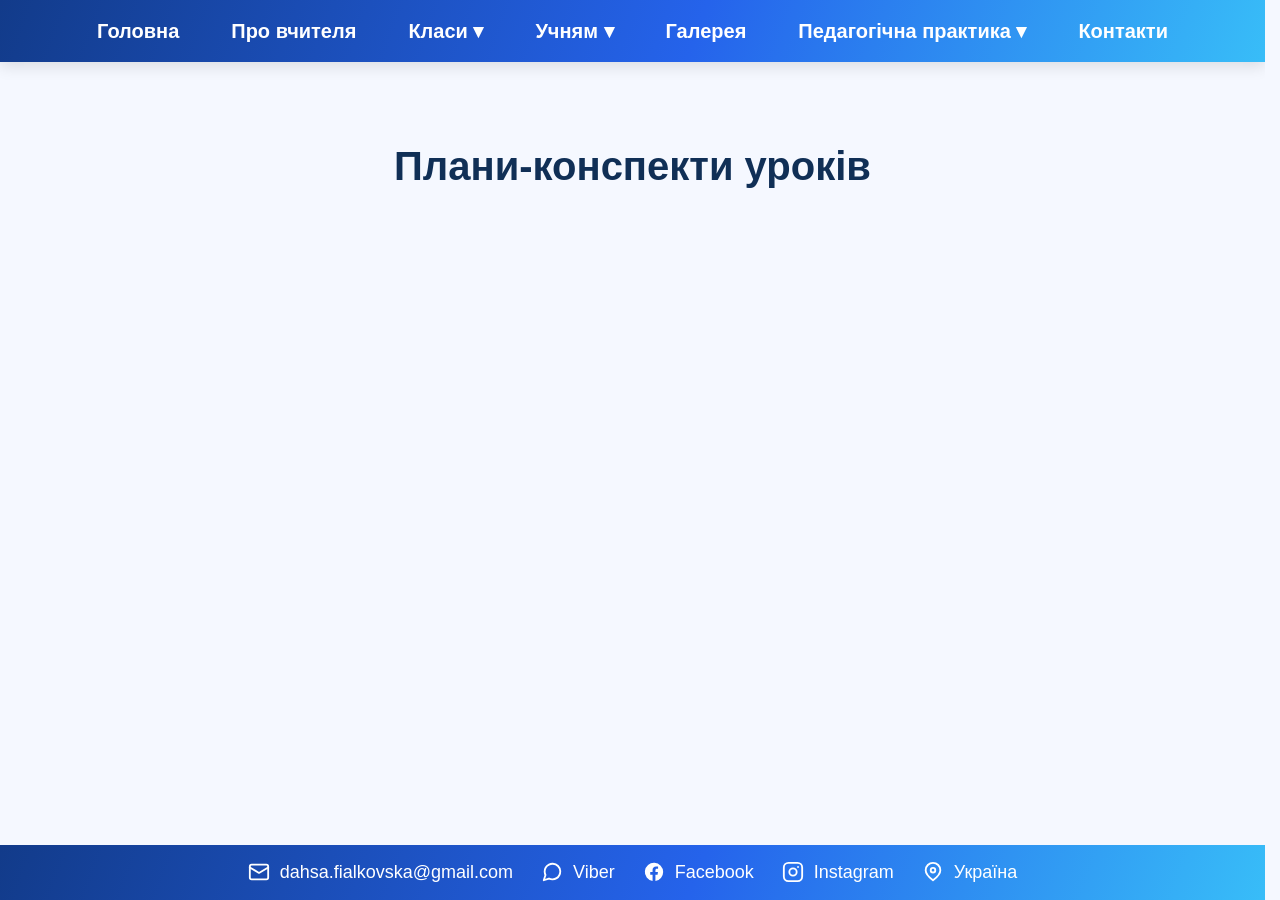
<file: praktika_zzso_uroky.html>
<!DOCTYPE html>
<html lang="uk">
<head>
    <meta charset="UTF-8">
    <meta name="viewport" content="width=device-width, initial-scale=1.0">

    <meta
        name="description"
        content="Плани-конспекти уроків з педагогічної практики в ЗЗСО."
    >

    <title>Плани-конспекти уроків — Педагогічна практика в ЗЗСО</title>

    <link rel="stylesheet" href="style.css">

    <style>
        html {
            scrollbar-gutter: stable;
        }

        body {
            min-height: 100vh;
            display: flex;
            flex-direction: column;
        }

        main.page-container {
            flex: 1;
        }

        .practice-lessons-page {
            padding-top: 40px;
            padding-bottom: 60px;
        }

        /* Такий самий заголовок, як у praktika_zzso_info.html */
        .practice-lessons-title {
            margin: 0;
            text-align: center;
            color: #102f56;
            font-size: clamp(30px, 4vw, 40px);
            line-height: 1.3;
        }

        @media (max-width: 650px) {
            .practice-lessons-page {
                padding-top: 30px;
            }
        }
    </style>
</head>

<body id="top">

    <!-- ГОЛОВНЕ МЕНЮ -->
    <header class="site-header">
        <nav class="site-nav" aria-label="Основне меню">
            <ul class="site-menu">
                <li><a href="index.html">Головна</a></li>
                <li><a href="about.html">Про вчителя</a></li>

                <!-- КЛАСИ -->
                <li class="dropdown">
                    <button
                        class="dropdown-toggle"
                        type="button"
                        aria-expanded="false"
                        aria-controls="learning-menu"
                    >
                        Класи ▾
                    </button>

                    <ul class="submenu" id="learning-menu">
                        <li><a href="class5.html">5 клас</a></li>
                        <li><a href="class6.html">6 клас</a></li>
                        <li><a href="class7.html">7 клас</a></li>
                        <li><a href="class8.html">8 клас</a></li>
                        <li><a href="class9.html">9 клас</a></li>
                    </ul>
                </li>

                <!-- УЧНЯМ -->
                <li class="dropdown">
                    <button
                        class="dropdown-toggle"
                        type="button"
                        aria-expanded="false"
                        aria-controls="students-menu"
                    >
                        Учням ▾
                    </button>

                    <ul class="submenu" id="students-menu">
                        <li>
                            <a href="uchni_rozklad.html">
                                Розклад уроків
                            </a>
                        </li>
                        <li>
                            <a href="uchni_bezpeka.html">
                                Правила безпеки
                            </a>
                        </li>
                        <li>
                            <a href="uchni_porady.html">
                                Поради для навчання
                            </a>
                        </li>
                    </ul>
                </li>

                <li><a href="galereya.html">Галерея</a></li>

                <!-- ПЕДАГОГІЧНА ПРАКТИКА -->
                <li class="dropdown practice-dropdown">
                    <button
                        class="dropdown-toggle"
                        type="button"
                        aria-expanded="false"
                        aria-controls="practice-menu"
                    >
                        Педагогічна практика ▾
                    </button>

                    <ul class="submenu" id="practice-menu">
                        <li class="practice-subdropdown">
                            <button
                                class="practice-subtoggle"
                                type="button"
                                aria-expanded="false"
                                aria-controls="practice-zzso-menu"
                            >
                                <span>
                                    Педагогічна практика в ЗЗСО
                                </span>
                                <span
                                    class="practice-arrow"
                                    aria-hidden="true"
                                >▸</span>
                            </button>

                            <ul
                                class="practice-submenu"
                                id="practice-zzso-menu"
                            >
                                <li>
                                    <a href="praktika_zzso_info.html">
                                        Загальна інформація
                                    </a>
                                </li>
                                <li>
                                    <a
                                        href="praktika_zzso_uroky.html"
                                        aria-current="page"
                                    >
                                        Плани-конспекти уроків
                                    </a>
                                </li>
                                <li>
                                    <a href="praktika_zzso_kalendar.html">
                                        Календарні планування
                                    </a>
                                </li>
                            </ul>
                        </li>

                        <li>
                            <a href="praktika_zpo.html">
                                Педагогічна практика в ЗПО
                            </a>
                        </li>
                    </ul>
                </li>

                <li><a href="kontakty.html">Контакти</a></li>
            </ul>
        </nav>
    </header>

    <!-- ОСНОВНИЙ ВМІСТ -->
    <main class="page-container practice-lessons-page">
        <h1 class="practice-lessons-title">
            Плани-конспекти уроків
        </h1>
    </main>

    <!-- ПІДВАЛ -->
    <footer class="site-footer">
        <div class="footer-bar">
            <div class="footer-inner">

                <a
                    class="footer-item"
                    href="mailto:dahsa.fialkovska@gmail.com"
                >
                    <svg width="22" height="22"
                         viewBox="0 0 24 24"
                         fill="none"
                         stroke="currentColor"
                         stroke-width="2"
                         stroke-linecap="round"
                         stroke-linejoin="round"
                         aria-hidden="true">
                        <rect x="2" y="4"
                              width="20" height="16" rx="2"/>
                        <path d="m22 7-10 6L2 7"/>
                    </svg>
                    <span>dahsa.fialkovska@gmail.com</span>
                </a>

                <a
                    class="footer-item"
                    href="https://www.viber.com/"
                    target="_blank"
                    rel="noopener noreferrer"
                >
                    <svg width="22" height="22"
                         viewBox="0 0 24 24"
                         fill="none"
                         stroke="currentColor"
                         stroke-width="2"
                         stroke-linecap="round"
                         stroke-linejoin="round"
                         aria-hidden="true">
                        <path d="M21 11.5a8.38 8.38 0 0 1-.9 3.8
                                 8.5 8.5 0 0 1-7.6 4.7
                                 8.38 8.38 0 0 1-3.8-.9
                                 L3 21l1.9-5.7
                                 a8.38 8.38 0 0 1-.9-3.8
                                 8.5 8.5 0 0 1 4.7-7.6
                                 8.38 8.38 0 0 1 3.8-.9h.5
                                 a8.48 8.48 0 0 1 8 8v.5z"/>
                    </svg>
                    <span>Viber</span>
                </a>

                <a
                    class="footer-item"
                    href="https://www.facebook.com/"
                    target="_blank"
                    rel="noopener noreferrer"
                >
                    <svg width="22" height="22"
                         viewBox="0 0 24 24"
                         fill="currentColor"
                         aria-hidden="true">
                        <path d="M22 12a10 10 0 1 0-11.56 9.88v-6.99
                                 H7.9V12h2.54V9.8
                                 c0-2.5 1.49-3.89 3.77-3.89
                                 1.09 0 2.23.19 2.23.19v2.46
                                 h-1.26c-1.24 0-1.63.77-1.63 1.56V12
                                 h2.77l-.44 2.89h-2.33v6.99
                                 A10 10 0 0 0 22 12z"/>
                    </svg>
                    <span>Facebook</span>
                </a>

                <a
                    class="footer-item"
                    href="https://www.instagram.com/"
                    target="_blank"
                    rel="noopener noreferrer"
                >
                    <svg width="22" height="22"
                         viewBox="0 0 24 24"
                         fill="none"
                         stroke="currentColor"
                         stroke-width="2"
                         stroke-linecap="round"
                         stroke-linejoin="round"
                         aria-hidden="true">
                        <rect x="2" y="2"
                              width="20" height="20" rx="5"/>
                        <circle cx="12" cy="12" r="4"/>
                        <circle cx="17.5" cy="6.5" r="1"
                                fill="currentColor" stroke="none"/>
                    </svg>
                    <span>Instagram</span>
                </a>

                <div class="footer-item">
                    <svg width="22" height="22"
                         viewBox="0 0 24 24"
                         fill="none"
                         stroke="currentColor"
                         stroke-width="2"
                         stroke-linecap="round"
                         stroke-linejoin="round"
                         aria-hidden="true">
                        <path d="M20 10c0 5-8 11-8 11
                                 S4 15 4 10a8 8 0 1 1 16 0z"/>
                        <circle cx="12" cy="10" r="2.5"/>
                    </svg>
                    <span>Україна</span>
                </div>

            </div>
        </div>
    </footer>

    <!-- КНОПКА ПОВЕРНЕННЯ НАГОРУ -->
    <button
        id="backToTop"
        class="back-to-top"
        type="button"
        aria-label="Повернутися нагору"
        title="Повернутися нагору"
    >
        ↑
    </button>

    <!-- JAVASCRIPT -->
    <script>
        const dropdowns = document.querySelectorAll(".dropdown");

        function closeAllDropdowns() {
            dropdowns.forEach(dropdown => {
                dropdown.classList.remove("open");

                const button = dropdown.querySelector(
                    ".dropdown-toggle"
                );

                if (button) {
                    button.setAttribute("aria-expanded", "false");
                }
            });

            document.querySelectorAll(
                ".practice-subdropdown"
            ).forEach(submenu => {
                submenu.classList.remove("subopen");

                const button = submenu.querySelector(
                    ".practice-subtoggle"
                );

                if (button) {
                    button.setAttribute("aria-expanded", "false");
                }
            });
        }

        dropdowns.forEach(dropdown => {
            const button = dropdown.querySelector(
                ".dropdown-toggle"
            );

            if (!button) return;

            button.addEventListener("click", function (event) {
                event.stopPropagation();

                const wasOpen = dropdown.classList.contains("open");

                closeAllDropdowns();

                if (!wasOpen) {
                    dropdown.classList.add("open");
                    button.setAttribute("aria-expanded", "true");
                }
            });
        });

        document.querySelectorAll(
            ".practice-subdropdown"
        ).forEach(submenu => {
            const button = submenu.querySelector(
                ".practice-subtoggle"
            );

            if (!button) return;

            button.addEventListener("click", function (event) {
                event.stopPropagation();

                const wasOpen = submenu.classList.contains("subopen");

                document.querySelectorAll(
                    ".practice-subdropdown"
                ).forEach(item => {
                    item.classList.remove("subopen");

                    const itemButton = item.querySelector(
                        ".practice-subtoggle"
                    );

                    if (itemButton) {
                        itemButton.setAttribute("aria-expanded", "false");
                    }
                });

                if (!wasOpen) {
                    submenu.classList.add("subopen");
                    button.setAttribute("aria-expanded", "true");
                }
            });
        });

        document.addEventListener("click", function (event) {
            if (!event.target.closest(".dropdown")) {
                closeAllDropdowns();
            }
        });

        document.addEventListener("keydown", function (event) {
            if (event.key === "Escape") {
                closeAllDropdowns();
            }
        });

        const backToTopButton = document.getElementById("backToTop");

        function updateBackToTop() {
            backToTopButton.classList.toggle(
                "show",
                window.scrollY > 300
            );
        }

        window.addEventListener("scroll", updateBackToTop, {
            passive: true
        });

        updateBackToTop();

        backToTopButton.addEventListener("click", function () {
            const reducedMotion = window.matchMedia(
                "(prefers-reduced-motion: reduce)"
            ).matches;

            window.scrollTo({
                top: 0,
                behavior: reducedMotion ? "auto" : "smooth"
            });
        });
    </script>

</body>
</html>
</file>
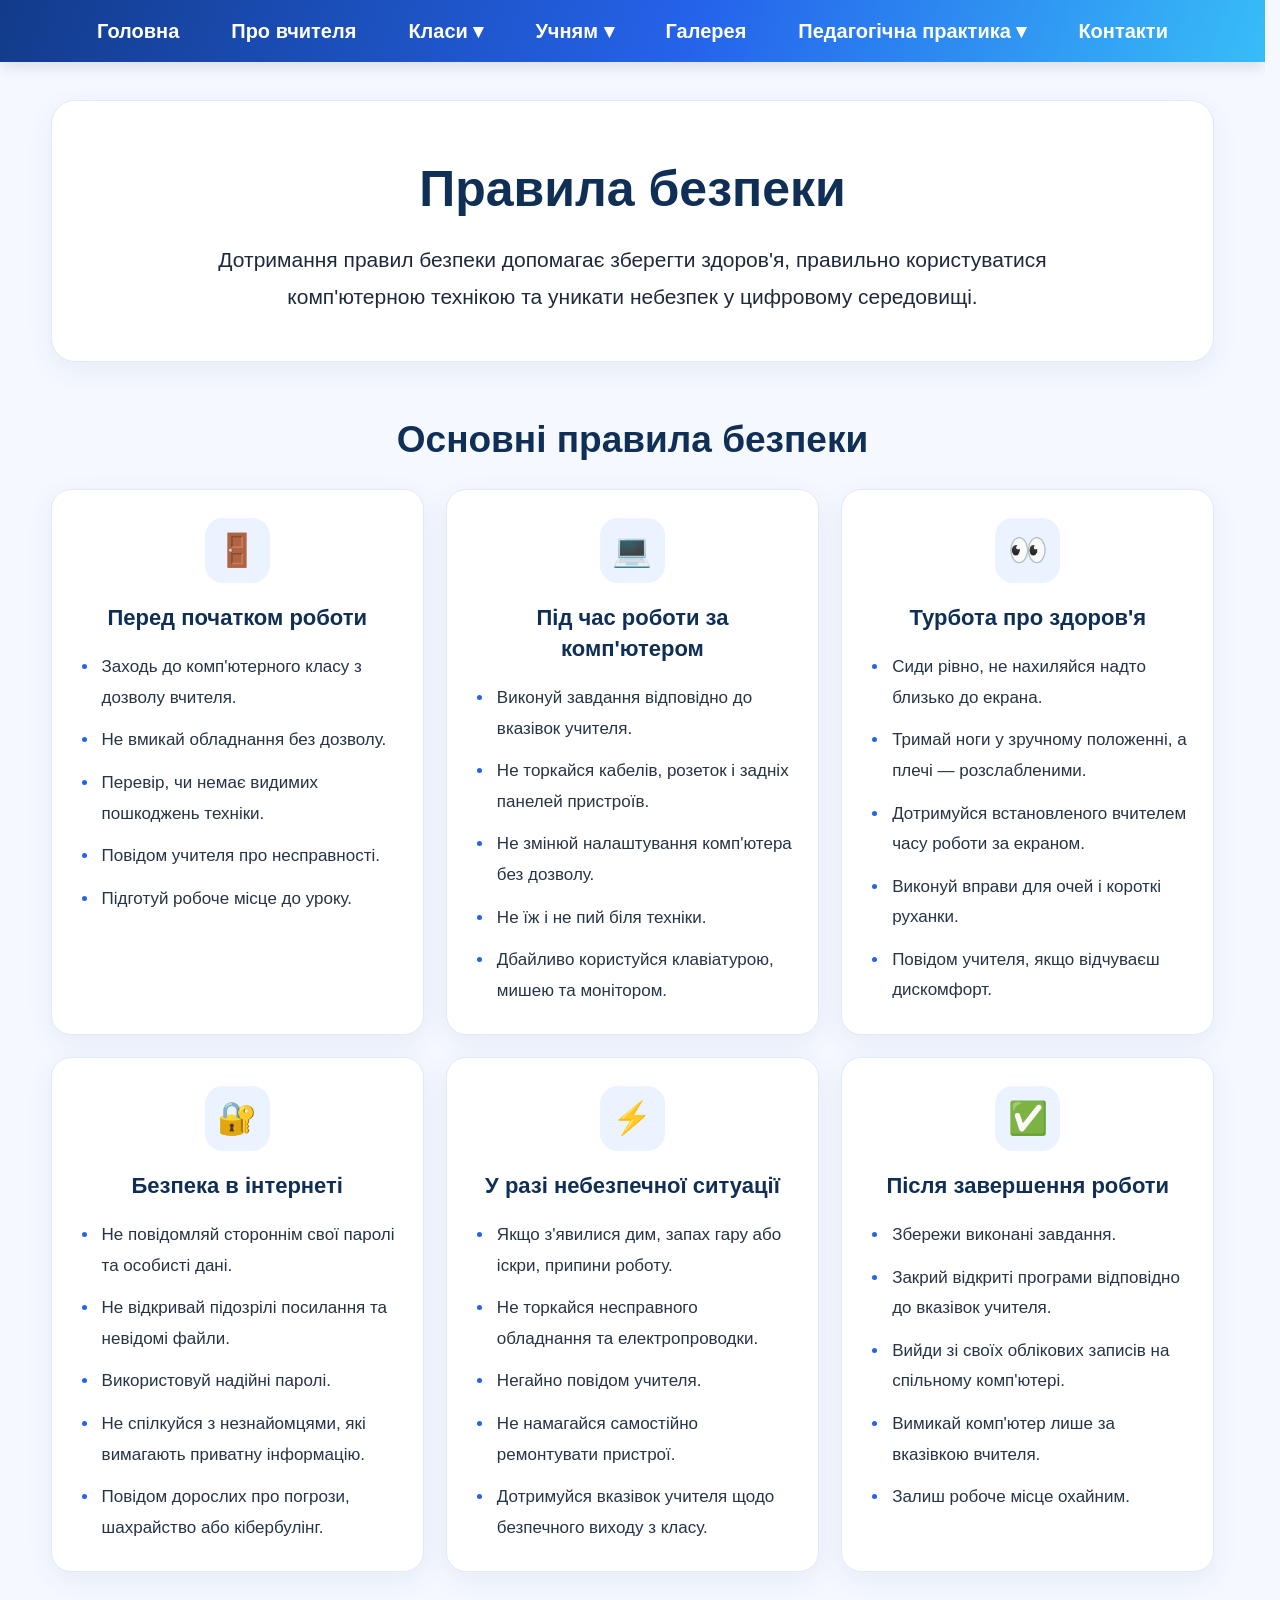
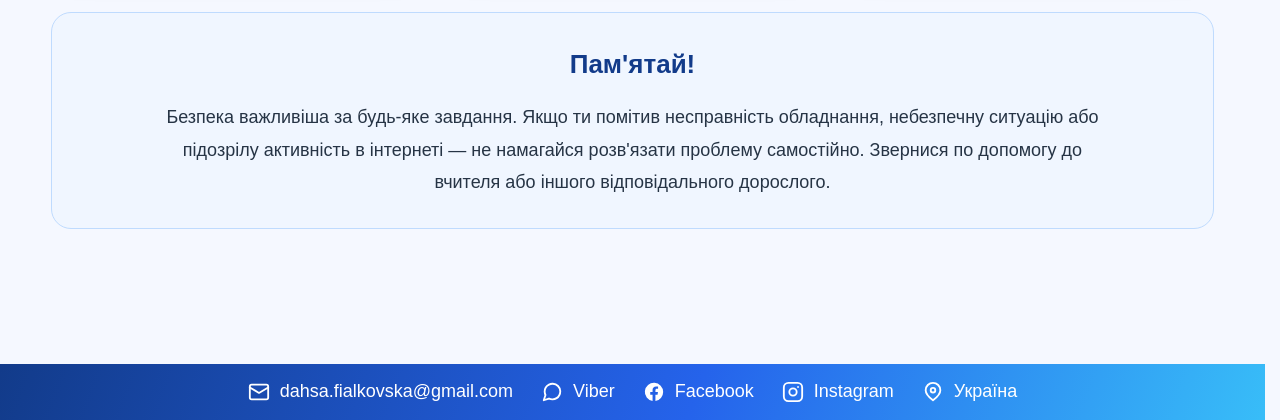
<file: uchni_bezpeka.html>
<!DOCTYPE html>
<html lang="uk">
<head>
    <meta charset="UTF-8">
    <meta name="viewport" content="width=device-width, initial-scale=1.0">

    <meta
        name="description"
        content="Правила безпечної роботи в комп'ютерному класі та цифровому середовищі для учнів."
    >

    <title>Правила безпеки — Сайт учителя інформатики</title>

    <link rel="stylesheet" href="style.css">

    <style>
        /* ===== СТОРІНКА ПРАВИЛ БЕЗПЕКИ ===== */

        html {
            scrollbar-gutter: stable;
        }

        body {
            min-height: 100vh;
            display: flex;
            flex-direction: column;
        }

        main.page-container {
            flex: 1;
        }

        .safety-page {
            padding-bottom: 55px;
        }

        .safety-section {
            margin-top: 55px;
        }

        .safety-grid {
            display: grid;
            grid-template-columns: repeat(3, minmax(0, 1fr));
            gap: 22px;
        }

        .safety-card {
            padding: 28px 25px;
            background: #fff;
            border: 1px solid #e2eaf6;
            border-radius: 20px;
            box-shadow: 0 8px 28px rgba(28, 69, 130, .07);
            transition: transform .2s ease, box-shadow .2s ease;
        }

        .safety-card:hover {
            transform: translateY(-4px);
            box-shadow: 0 15px 32px rgba(28, 69, 130, .13);
        }

        .safety-icon {
            display: flex;
            align-items: center;
            justify-content: center;
            width: 65px;
            height: 65px;
            margin: 0 auto 20px;
            border-radius: 18px;
            background: #eaf3ff;
            font-size: 32px;
        }

        .safety-card h3 {
            margin: 0 0 18px;
            color: #102f56;
            font-size: 22px;
            line-height: 1.4;
            text-align: center;
        }

        .safety-list {
            margin: 0;
            padding-left: 22px;
            color: #263445;
            font-size: 17px;
            line-height: 1.8;
        }

        .safety-list li {
            margin-bottom: 12px;
            padding-left: 3px;
        }

        .safety-list li:last-child {
            margin-bottom: 0;
        }

        .safety-list li::marker {
            color: #2563eb;
        }

        /* ===== ВАЖЛИВЕ НАГАДУВАННЯ ===== */

        .safety-important {
            margin-top: 40px;
            padding: 30px;
            border: 1px solid #bfdbfe;
            border-radius: 20px;
            background: #f0f6ff;
        }

        .safety-important h2 {
            margin: 0 0 15px;
            color: #123b8a;
            font-size: 26px;
            text-align: center;
        }

        .safety-important p {
            max-width: 950px;
            margin: 0 auto;
            color: #263445;
            font-size: 18px;
            line-height: 1.8;
            text-align: center;
        }

        /* ===== АДАПТИВНІСТЬ ===== */

        @media (max-width: 1000px) {
            .safety-grid {
                grid-template-columns: repeat(2, minmax(0, 1fr));
            }
        }

        @media (max-width: 650px) {
            .safety-section {
                margin-top: 40px;
            }

            .safety-grid {
                grid-template-columns: 1fr;
                gap: 18px;
            }

            .safety-card {
                padding: 24px 20px;
            }

            .safety-card h3 {
                font-size: 21px;
            }

            .safety-list {
                font-size: 16px;
            }

            .safety-important {
                padding: 24px 18px;
            }

            .safety-important h2 {
                font-size: 23px;
            }

            .safety-important p {
                font-size: 16px;
            }
        }
    </style>
</head>

<body id="top">

    <!-- =====================================
         ГОЛОВНЕ МЕНЮ
    ====================================== -->

    <header class="site-header">
        <nav class="site-nav" aria-label="Основне меню">
            <ul class="site-menu">

                <li>
                    <a href="index.html">Головна</a>
                </li>

                <li>
                    <a href="about.html">Про вчителя</a>
                </li>

                <!-- КЛАСИ -->
                <li class="dropdown">
                    <button
                        class="dropdown-toggle"
                        type="button"
                        aria-expanded="false"
                        aria-controls="learning-menu"
                    >
                        Класи ▾
                    </button>

                    <ul class="submenu" id="learning-menu">
                        <li><a href="class5.html">5 клас</a></li>
                        <li><a href="class6.html">6 клас</a></li>
                        <li><a href="class7.html">7 клас</a></li>
                        <li><a href="class8.html">8 клас</a></li>
                        <li><a href="class9.html">9 клас</a></li>
                    </ul>
                </li>

                <!-- УЧНЯМ -->
                <li class="dropdown">
                    <button
                        class="dropdown-toggle"
                        type="button"
                        aria-expanded="false"
                        aria-controls="students-menu"
                    >
                        Учням ▾
                    </button>

                    <ul class="submenu" id="students-menu">
                        <li>
                            <a href="uchni_rozklad.html">
                                Розклад уроків
                            </a>
                        </li>

                        <li>
                            <a
                                href="uchni_bezpeka.html"
                                aria-current="page"
                            >
                                Правила безпеки
                            </a>
                        </li>

                        <li>
                            <a href="uchni_porady.html">
                                Поради для навчання
                            </a>
                        </li>
                    </ul>
                </li>

                <li>
                    <a href="galereya.html">Галерея</a>
                </li>

                <!-- ПЕДАГОГІЧНА ПРАКТИКА -->
                <li class="dropdown practice-dropdown">
                    <button
                        class="dropdown-toggle"
                        type="button"
                        aria-expanded="false"
                        aria-controls="practice-menu"
                    >
                        Педагогічна практика ▾
                    </button>

                    <ul class="submenu" id="practice-menu">

                        <!-- ПРАКТИКА В ЗЗСО -->
                        <li class="practice-subdropdown">
                            <button
                                class="practice-subtoggle"
                                type="button"
                                aria-expanded="false"
                                aria-controls="practice-zzso-menu"
                            >
                                <span>
                                    Педагогічна практика в ЗЗСО
                                </span>

                                <span
                                    class="practice-arrow"
                                    aria-hidden="true"
                                >
                                    ▸
                                </span>
                            </button>

                            <ul
                                class="practice-submenu"
                                id="practice-zzso-menu"
                            >
                                <li>
                                    <a href="praktika_zzso_info.html">
                                        Загальна інформація
                                    </a>
                                </li>

                                <li>
                                    <a href="praktika_zzso_uroky.html">
                                        Плани-конспекти уроків
                                    </a>
                                </li>

                                <li>
                                    <a href="praktika_zzso_kalendar.html">
                                        Календарні планування
                                    </a>
                                </li>
                            </ul>
                        </li>

                        <!-- ПРАКТИКА В ЗПО -->
                        <li>
                            <a href="praktika_zpo.html">
                                Педагогічна практика в ЗПО
                            </a>
                        </li>

                    </ul>
                </li>

                <li>
                    <a href="kontakty.html">Контакти</a>
                </li>

            </ul>
        </nav>
    </header>

    <!-- =====================================
         ОСНОВНИЙ ВМІСТ
    ====================================== -->

    <main class="page-container safety-page">

        <!-- ВСТУП -->
        <section class="class-intro">
            <h1>Правила безпеки</h1>

            <p>
                Дотримання правил безпеки допомагає
                зберегти здоров'я, правильно користуватися
                комп'ютерною технікою та уникати небезпек
                у цифровому середовищі.
            </p>
        </section>

        <!-- КАРТКИ З ПРАВИЛАМИ -->
        <section class="safety-section">

            <div class="section-header centered">
                <h2>Основні правила безпеки</h2>
            </div>

            <div class="safety-grid">

                <!-- КАРТКА 1 -->
                <article class="safety-card">
                    <div class="safety-icon" aria-hidden="true">
                        🚪
                    </div>

                    <h3>Перед початком роботи</h3>

                    <ul class="safety-list">
                        <li>
                            Заходь до комп'ютерного класу
                            з дозволу вчителя.
                        </li>
                        <li>
                            Не вмикай обладнання без дозволу.
                        </li>
                        <li>
                            Перевір, чи немає видимих
                            пошкоджень техніки.
                        </li>
                        <li>
                            Повідом учителя про несправності.
                        </li>
                        <li>
                            Підготуй робоче місце до уроку.
                        </li>
                    </ul>
                </article>

                <!-- КАРТКА 2 -->
                <article class="safety-card">
                    <div class="safety-icon" aria-hidden="true">
                        💻
                    </div>

                    <h3>Під час роботи за комп'ютером</h3>

                    <ul class="safety-list">
                        <li>
                            Виконуй завдання відповідно
                            до вказівок учителя.
                        </li>
                        <li>
                            Не торкайся кабелів, розеток
                            і задніх панелей пристроїв.
                        </li>
                        <li>
                            Не змінюй налаштування
                            комп'ютера без дозволу.
                        </li>
                        <li>
                            Не їж і не пий біля техніки.
                        </li>
                        <li>
                            Дбайливо користуйся клавіатурою,
                            мишею та монітором.
                        </li>
                    </ul>
                </article>

                <!-- КАРТКА 3 -->
                <article class="safety-card">
                    <div class="safety-icon" aria-hidden="true">
                        👀
                    </div>

                    <h3>Турбота про здоров'я</h3>

                    <ul class="safety-list">
                        <li>
                            Сиди рівно, не нахиляйся
                            надто близько до екрана.
                        </li>
                        <li>
                            Тримай ноги у зручному положенні,
                            а плечі — розслабленими.
                        </li>
                        <li>
                            Дотримуйся встановленого
                            вчителем часу роботи за екраном.
                        </li>
                        <li>
                            Виконуй вправи для очей
                            і короткі руханки.
                        </li>
                        <li>
                            Повідом учителя, якщо
                            відчуваєш дискомфорт.
                        </li>
                    </ul>
                </article>

                <!-- КАРТКА 4 -->
                <article class="safety-card">
                    <div class="safety-icon" aria-hidden="true">
                        🔐
                    </div>

                    <h3>Безпека в інтернеті</h3>

                    <ul class="safety-list">
                        <li>
                            Не повідомляй стороннім
                            свої паролі та особисті дані.
                        </li>
                        <li>
                            Не відкривай підозрілі посилання
                            та невідомі файли.
                        </li>
                        <li>
                            Використовуй надійні паролі.
                        </li>
                        <li>
                            Не спілкуйся з незнайомцями,
                            які вимагають приватну інформацію.
                        </li>
                        <li>
                            Повідом дорослих про погрози,
                            шахрайство або кібербулінг.
                        </li>
                    </ul>
                </article>

                <!-- КАРТКА 5 -->
                <article class="safety-card">
                    <div class="safety-icon" aria-hidden="true">
                        ⚡
                    </div>

                    <h3>У разі небезпечної ситуації</h3>

                    <ul class="safety-list">
                        <li>
                            Якщо з'явилися дим, запах гару
                            або іскри, припини роботу.
                        </li>
                        <li>
                            Не торкайся несправного
                            обладнання та електропроводки.
                        </li>
                        <li>
                            Негайно повідом учителя.
                        </li>
                        <li>
                            Не намагайся самостійно
                            ремонтувати пристрої.
                        </li>
                        <li>
                            Дотримуйся вказівок учителя
                            щодо безпечного виходу з класу.
                        </li>
                    </ul>
                </article>

                <!-- КАРТКА 6 -->
                <article class="safety-card">
                    <div class="safety-icon" aria-hidden="true">
                        ✅
                    </div>

                    <h3>Після завершення роботи</h3>

                    <ul class="safety-list">
                        <li>
                            Збережи виконані завдання.
                        </li>
                        <li>
                            Закрий відкриті програми
                            відповідно до вказівок учителя.
                        </li>
                        <li>
                            Вийди зі своїх облікових записів
                            на спільному комп'ютері.
                        </li>
                        <li>
                            Вимикай комп'ютер лише
                            за вказівкою вчителя.
                        </li>
                        <li>
                            Залиш робоче місце охайним.
                        </li>
                    </ul>
                </article>

            </div>
        </section>

        <!-- ВАЖЛИВЕ НАГАДУВАННЯ -->
        <section class="safety-important">
            <h2>Пам'ятай!</h2>

            <p>
                Безпека важливіша за будь-яке завдання.
                Якщо ти помітив несправність обладнання,
                небезпечну ситуацію або підозрілу активність
                в інтернеті — не намагайся розв'язати
                проблему самостійно. Звернися по допомогу
                до вчителя або іншого відповідального дорослого.
            </p>
        </section>

    </main>

    <!-- =====================================
         ПІДВАЛ САЙТУ
    ====================================== -->

    <footer class="site-footer">
        <div class="footer-bar">
            <div class="footer-inner">

                <!-- EMAIL -->
                <a
                    class="footer-item"
                    href="mailto:dahsa.fialkovska@gmail.com"
                >
                    <svg
                        width="22"
                        height="22"
                        viewBox="0 0 24 24"
                        fill="none"
                        stroke="currentColor"
                        stroke-width="2"
                        stroke-linecap="round"
                        stroke-linejoin="round"
                        aria-hidden="true"
                    >
                        <rect x="2" y="4" width="20" height="16" rx="2"/>
                        <path d="m22 7-10 6L2 7"/>
                    </svg>

                    <span>dahsa.fialkovska@gmail.com</span>
                </a>

                <!-- VIBER -->
                <a
                    class="footer-item"
                    href="https://www.viber.com/"
                    target="_blank"
                    rel="noopener noreferrer"
                >
                    <svg
                        width="22"
                        height="22"
                        viewBox="0 0 24 24"
                        fill="none"
                        stroke="currentColor"
                        stroke-width="2"
                        stroke-linecap="round"
                        stroke-linejoin="round"
                        aria-hidden="true"
                    >
                        <path
                            d="M21 11.5a8.38 8.38 0 0 1-.9 3.8
                               8.5 8.5 0 0 1-7.6 4.7
                               8.38 8.38 0 0 1-3.8-.9
                               L3 21l1.9-5.7
                               a8.38 8.38 0 0 1-.9-3.8
                               8.5 8.5 0 0 1 4.7-7.6
                               8.38 8.38 0 0 1 3.8-.9h.5
                               a8.48 8.48 0 0 1 8 8v.5z"
                        />
                    </svg>

                    <span>Viber</span>
                </a>

                <!-- FACEBOOK -->
                <a
                    class="footer-item"
                    href="https://www.facebook.com/"
                    target="_blank"
                    rel="noopener noreferrer"
                >
                    <svg
                        width="22"
                        height="22"
                        viewBox="0 0 24 24"
                        fill="currentColor"
                        aria-hidden="true"
                    >
                        <path
                            d="M22 12a10 10 0 1 0-11.56 9.88v-6.99
                               H7.9V12h2.54V9.8
                               c0-2.5 1.49-3.89 3.77-3.89
                               1.09 0 2.23.19 2.23.19v2.46
                               h-1.26c-1.24 0-1.63.77-1.63 1.56V12
                               h2.77l-.44 2.89h-2.33v6.99
                               A10 10 0 0 0 22 12z"
                        />
                    </svg>

                    <span>Facebook</span>
                </a>

                <!-- INSTAGRAM -->
                <a
                    class="footer-item"
                    href="https://www.instagram.com/"
                    target="_blank"
                    rel="noopener noreferrer"
                >
                    <svg
                        width="22"
                        height="22"
                        viewBox="0 0 24 24"
                        fill="none"
                        stroke="currentColor"
                        stroke-width="2"
                        stroke-linecap="round"
                        stroke-linejoin="round"
                        aria-hidden="true"
                    >
                        <rect x="2" y="2" width="20" height="20" rx="5"/>
                        <circle cx="12" cy="12" r="4"/>
                        <circle
                            cx="17.5"
                            cy="6.5"
                            r="1"
                            fill="currentColor"
                            stroke="none"
                        />
                    </svg>

                    <span>Instagram</span>
                </a>

                <!-- УКРАЇНА -->
                <div class="footer-item">
                    <svg
                        width="22"
                        height="22"
                        viewBox="0 0 24 24"
                        fill="none"
                        stroke="currentColor"
                        stroke-width="2"
                        stroke-linecap="round"
                        stroke-linejoin="round"
                        aria-hidden="true"
                    >
                        <path
                            d="M20 10c0 5-8 11-8 11
                               S4 15 4 10a8 8 0 1 1 16 0z"
                        />
                        <circle cx="12" cy="10" r="2.5"/>
                    </svg>

                    <span>Україна</span>
                </div>

            </div>
        </div>
    </footer>

    <!-- =====================================
         КНОПКА "НАГОРУ"
    ====================================== -->

    <button
        id="backToTop"
        class="back-to-top"
        type="button"
        aria-label="Повернутися нагору"
        title="Повернутися нагору"
    >
        ↑
    </button>

    <!-- =====================================
         JAVASCRIPT
    ====================================== -->

    <script>
        const dropdowns = document.querySelectorAll(
            ".site-menu > .dropdown"
        );

        const practiceSubdropdowns = document.querySelectorAll(
            ".practice-subdropdown"
        );

        // Закриття вкладених меню
        function closePracticeSubmenus() {
            practiceSubdropdowns.forEach(item => {
                item.classList.remove("subopen");

                const button = item.querySelector(
                    ":scope > .practice-subtoggle"
                );

                if (button) {
                    button.setAttribute("aria-expanded", "false");
                }
            });
        }

        // Закриття всіх меню
        function closeAllDropdowns() {
            dropdowns.forEach(dropdown => {
                dropdown.classList.remove("open");

                const button = dropdown.querySelector(
                    ":scope > .dropdown-toggle"
                );

                if (button) {
                    button.setAttribute("aria-expanded", "false");
                }
            });

            closePracticeSubmenus();
        }

        // Перший рівень меню
        dropdowns.forEach(dropdown => {
            const button = dropdown.querySelector(
                ":scope > .dropdown-toggle"
            );

            if (!button) return;

            button.addEventListener("click", event => {
                event.stopPropagation();

                const wasOpen = dropdown.classList.contains("open");

                closeAllDropdowns();

                if (!wasOpen) {
                    dropdown.classList.add("open");
                    button.setAttribute("aria-expanded", "true");
                }
            });
        });

        // Другий рівень меню
        practiceSubdropdowns.forEach(item => {
            const button = item.querySelector(
                ":scope > .practice-subtoggle"
            );

            if (!button) return;

            button.addEventListener("click", event => {
                event.stopPropagation();

                const wasOpen = item.classList.contains("subopen");

                closePracticeSubmenus();

                if (!wasOpen) {
                    item.classList.add("subopen");
                    button.setAttribute("aria-expanded", "true");
                }
            });
        });

        // Закриття меню при натисканні поза ним
        document.addEventListener("click", event => {
            if (!event.target.closest(".site-menu .dropdown")) {
                closeAllDropdowns();
            }
        });

        // Закриття клавішею Escape
        document.addEventListener("keydown", event => {
            if (event.key === "Escape") {
                closeAllDropdowns();
            }
        });

        // Кнопка повернення нагору
        const backToTopButton = document.getElementById(
            "backToTop"
        );

        function updateBackToTop() {
            backToTopButton.classList.toggle(
                "show",
                window.scrollY > 300
            );
        }

        window.addEventListener(
            "scroll",
            updateBackToTop,
            { passive: true }
        );

        updateBackToTop();

        backToTopButton.addEventListener("click", () => {
            const reducedMotion = window.matchMedia(
                "(prefers-reduced-motion: reduce)"
            ).matches;

            window.scrollTo({
                top: 0,
                behavior: reducedMotion ? "auto" : "smooth"
            });
        });
    </script>

</body>
</html>
</file>
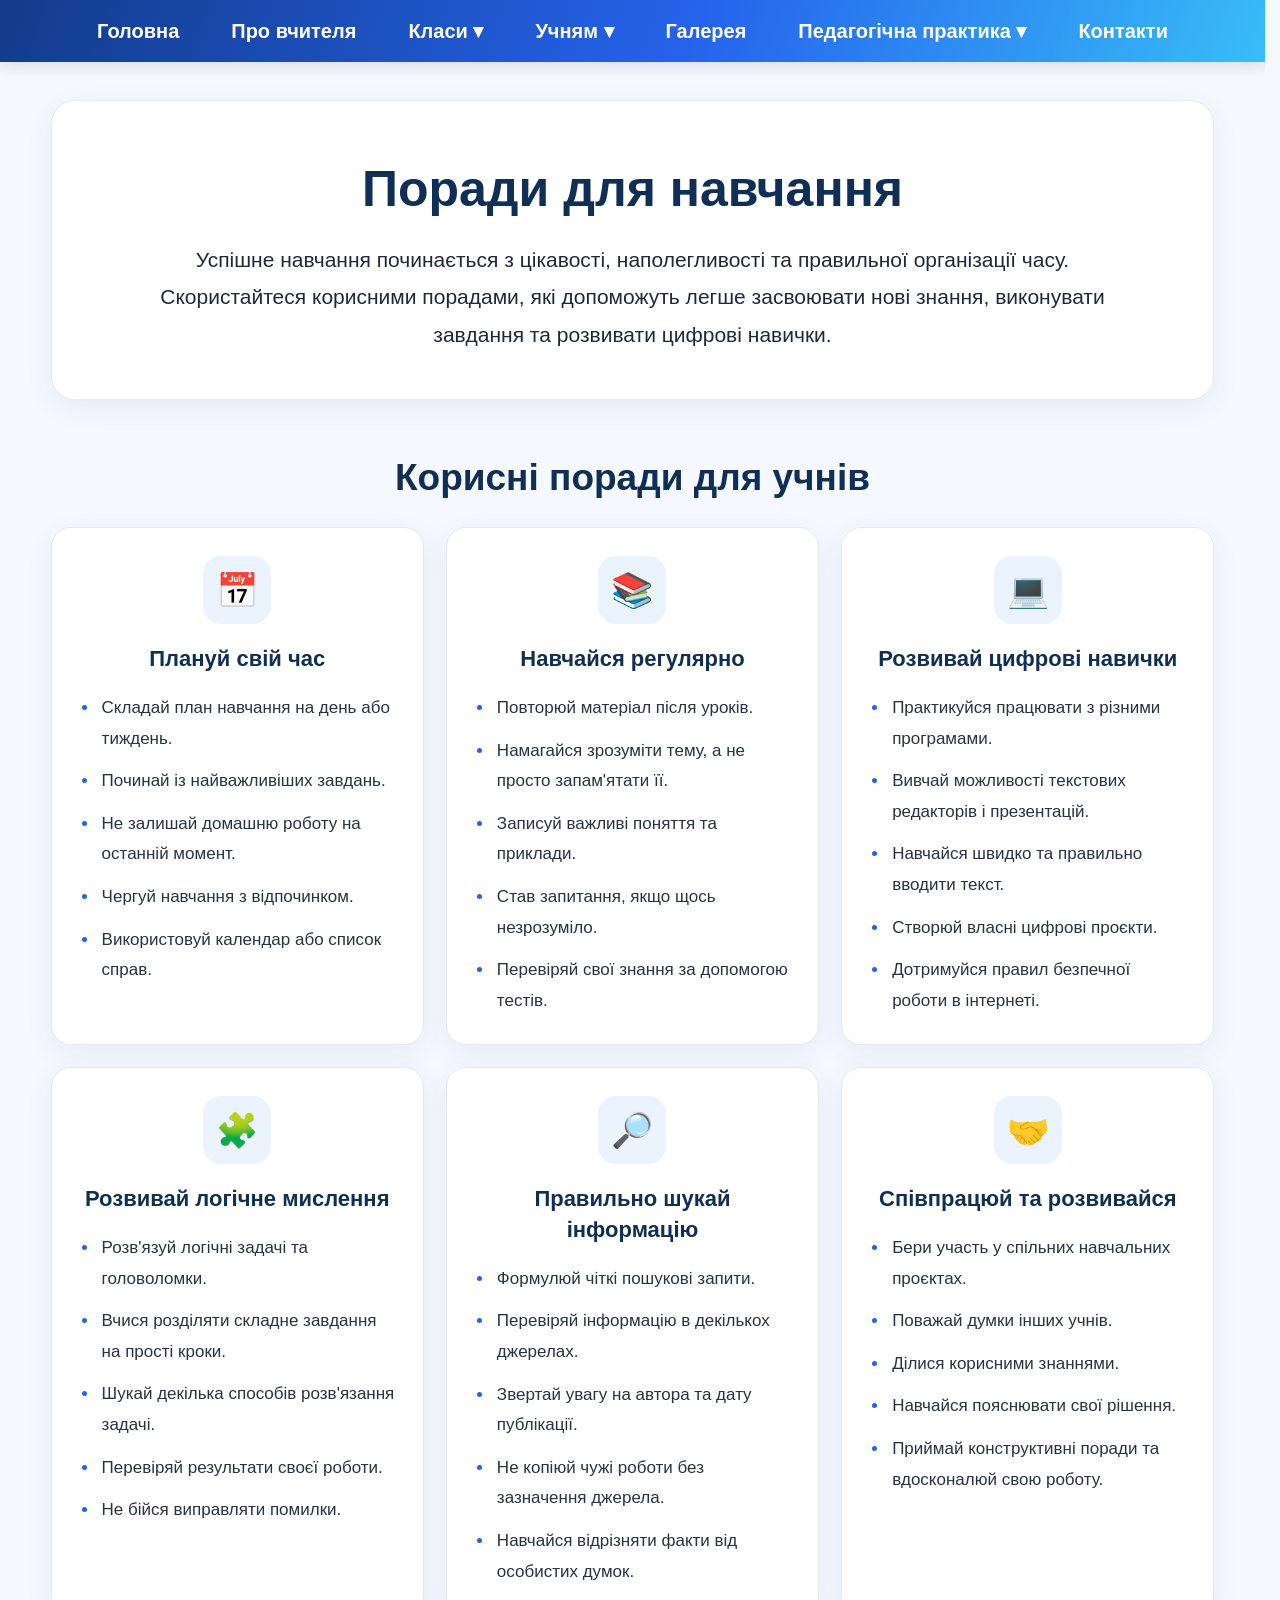
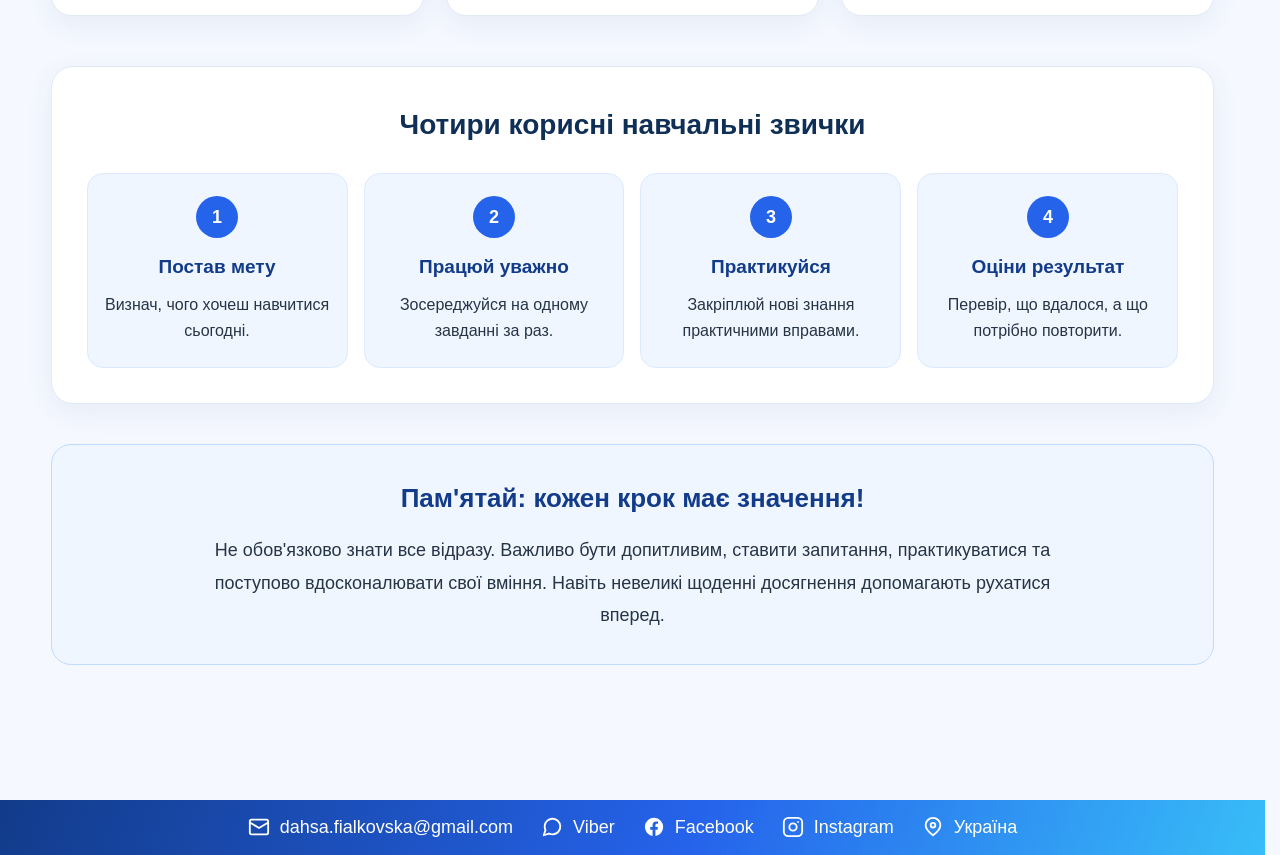
<file: uchni_porady.html>
<!DOCTYPE html>
<html lang="uk">
<head>
    <meta charset="UTF-8">
    <meta name="viewport" content="width=device-width, initial-scale=1.0">
    <meta name="description" content="Корисні поради для успішного навчання, вивчення інформатики та розвитку цифрових навичок.">
    <title>Поради для навчання — Сайт учителя інформатики</title>
    <link rel="stylesheet" href="style.css">

    <style>
        html {
            scrollbar-gutter: stable;
        }

        body {
            min-height: 100vh;
            display: flex;
            flex-direction: column;
        }

        main.page-container {
            flex: 1;
        }

        /* ===== СТОРІНКА ПОРАД ===== */

        .tips-page {
            padding-bottom: 55px;
        }

        .tips-section {
            margin-top: 55px;
        }

        .tips-grid {
            display: grid;
            grid-template-columns: repeat(3, minmax(0, 1fr));
            gap: 22px;
        }

        .tips-card {
            display: flex;
            flex-direction: column;
            padding: 28px 25px;
            background: #fff;
            border: 1px solid #e2eaf6;
            border-radius: 20px;
            box-shadow: 0 8px 28px rgba(28, 69, 130, .07);
            transition: transform .2s ease,
                        box-shadow .2s ease,
                        border-color .2s ease;
        }

        .tips-card:hover {
            transform: translateY(-4px);
            border-color: #93c5fd;
            box-shadow: 0 15px 32px rgba(28, 69, 130, .13);
        }

        .tips-icon {
            display: flex;
            align-items: center;
            justify-content: center;
            width: 68px;
            height: 68px;
            margin: 0 auto 20px;
            border-radius: 18px;
            background: #eaf3ff;
            font-size: 34px;
        }

        .tips-card h3 {
            margin: 0 0 18px;
            color: #102f56;
            font-size: 22px;
            line-height: 1.4;
            text-align: center;
        }

        .tips-list {
            margin: 0;
            padding-left: 22px;
            color: #263445;
            font-size: 17px;
            line-height: 1.8;
        }

        .tips-list li {
            margin-bottom: 12px;
            padding-left: 3px;
        }

        .tips-list li:last-child {
            margin-bottom: 0;
        }

        .tips-list li::marker {
            color: #2563eb;
        }

        /* ===== КОРИСНІ ЗВИЧКИ ===== */

        .tips-habits {
            margin-top: 50px;
            padding: 35px;
            background: #fff;
            border: 1px solid #e2eaf6;
            border-radius: 22px;
            box-shadow: 0 8px 28px rgba(28, 69, 130, .07);
        }

        .tips-habits h2 {
            margin: 0 0 25px;
            color: #102f56;
            font-size: 28px;
            text-align: center;
        }

        .habits-grid {
            display: grid;
            grid-template-columns: repeat(4, minmax(0, 1fr));
            gap: 16px;
        }

        .habit-item {
            padding: 22px 16px;
            border: 1px solid #dbeafe;
            border-radius: 16px;
            background: #f0f6ff;
            text-align: center;
        }

        .habit-number {
            display: flex;
            align-items: center;
            justify-content: center;
            width: 42px;
            height: 42px;
            margin: 0 auto 13px;
            border-radius: 50%;
            background: #2563eb;
            color: #fff;
            font-size: 18px;
            font-weight: 800;
        }

        .habit-item h3 {
            margin: 0 0 9px;
            color: #123b8a;
            font-size: 19px;
        }

        .habit-item p {
            margin: 0;
            color: #263445;
            font-size: 16px;
            line-height: 1.65;
        }

        /* ===== МОТИВАЦІЙНИЙ БЛОК ===== */

        .tips-message {
            margin-top: 40px;
            padding: 32px;
            border: 1px solid #bfdbfe;
            border-radius: 20px;
            background: #f0f6ff;
            text-align: center;
        }

        .tips-message h2 {
            margin: 0 0 15px;
            color: #123b8a;
            font-size: 26px;
        }

        .tips-message p {
            max-width: 850px;
            margin: 0 auto;
            color: #263445;
            font-size: 18px;
            line-height: 1.8;
        }

        /* ===== АДАПТИВНІСТЬ ===== */

        @media (max-width: 1000px) {
            .tips-grid {
                grid-template-columns: repeat(2, minmax(0, 1fr));
            }

            .habits-grid {
                grid-template-columns: repeat(2, minmax(0, 1fr));
            }
        }

        @media (max-width: 650px) {
            .tips-section {
                margin-top: 40px;
            }

            .tips-grid {
                grid-template-columns: 1fr;
                gap: 18px;
            }

            .tips-card {
                padding: 24px 20px;
            }

            .tips-card h3 {
                font-size: 21px;
            }

            .tips-list {
                font-size: 16px;
            }

            .tips-habits {
                margin-top: 35px;
                padding: 24px 18px;
            }

            .tips-habits h2 {
                font-size: 24px;
            }

            .habits-grid {
                grid-template-columns: 1fr;
            }

            .tips-message {
                padding: 25px 18px;
            }

            .tips-message h2 {
                font-size: 23px;
            }

            .tips-message p {
                font-size: 16px;
            }
        }
    </style>
</head>

<body id="top">

    <!-- =====================================
         ГОЛОВНЕ МЕНЮ
    ====================================== -->

    <header class="site-header">
        <nav class="site-nav" aria-label="Основне меню">
            <ul class="site-menu">

                <li>
                    <a href="index.html">Головна</a>
                </li>

                <li>
                    <a href="about.html">Про вчителя</a>
                </li>

                <!-- КЛАСИ -->
                <li class="dropdown">
                    <button
                        class="dropdown-toggle"
                        type="button"
                        aria-expanded="false"
                        aria-controls="learning-menu"
                    >
                        Класи ▾
                    </button>

                    <ul class="submenu" id="learning-menu">
                        <li><a href="class5.html">5 клас</a></li>
                        <li><a href="class6.html">6 клас</a></li>
                        <li><a href="class7.html">7 клас</a></li>
                        <li><a href="class8.html">8 клас</a></li>
                        <li><a href="class9.html">9 клас</a></li>
                    </ul>
                </li>

                <!-- УЧНЯМ -->
                <li class="dropdown">
                    <button
                        class="dropdown-toggle"
                        type="button"
                        aria-expanded="false"
                        aria-controls="students-menu"
                    >
                        Учням ▾
                    </button>

                    <ul class="submenu" id="students-menu">
                        <li>
                            <a href="uchni_rozklad.html">
                                Розклад уроків
                            </a>
                        </li>

                        <li>
                            <a href="uchni_bezpeka.html">
                                Правила безпеки
                            </a>
                        </li>

                        <li>
                            <a
                                href="uchni_porady.html"
                                aria-current="page"
                            >
                                Поради для навчання
                            </a>
                        </li>
                    </ul>
                </li>

                <li>
                    <a href="galereya.html">Галерея</a>
                </li>

                <!-- ПЕДАГОГІЧНА ПРАКТИКА -->
                <li class="dropdown practice-dropdown">
                    <button
                        class="dropdown-toggle"
                        type="button"
                        aria-expanded="false"
                        aria-controls="practice-menu"
                    >
                        Педагогічна практика ▾
                    </button>

                    <ul class="submenu" id="practice-menu">

                        <!-- ПРАКТИКА В ЗЗСО -->
                        <li class="practice-subdropdown">
                            <button
                                class="practice-subtoggle"
                                type="button"
                                aria-expanded="false"
                                aria-controls="practice-zzso-menu"
                            >
                                <span>
                                    Педагогічна практика в ЗЗСО
                                </span>

                                <span
                                    class="practice-arrow"
                                    aria-hidden="true"
                                >
                                    ▸
                                </span>
                            </button>

                            <ul
                                class="practice-submenu"
                                id="practice-zzso-menu"
                            >
                                <li>
                                    <a href="praktika_zzso_info.html">
                                        Загальна інформація
                                    </a>
                                </li>

                                <li>
                                    <a href="praktika_zzso_uroky.html">
                                        Плани-конспекти уроків
                                    </a>
                                </li>

                                <li>
                                    <a href="praktika_zzso_kalendar.html">
                                        Календарні планування
                                    </a>
                                </li>
                            </ul>
                        </li>

                        <!-- ПРАКТИКА В ЗПО -->
                        <li>
                            <a href="praktika_zpo.html">
                                Педагогічна практика в ЗПО
                            </a>
                        </li>
                    </ul>
                </li>

                <li>
                    <a href="kontakty.html">Контакти</a>
                </li>

            </ul>
        </nav>
    </header>

    <!-- =====================================
         ОСНОВНИЙ ВМІСТ
    ====================================== -->

    <main class="page-container tips-page">

        <!-- ВСТУП -->
        <section class="class-intro">
            <h1>Поради для навчання</h1>

            <p>
                Успішне навчання починається з цікавості,
                наполегливості та правильної організації часу.
                Скористайтеся корисними порадами, які допоможуть
                легше засвоювати нові знання, виконувати завдання
                та розвивати цифрові навички.
            </p>
        </section>

        <!-- КОРИСНІ ПОРАДИ -->
        <section class="tips-section">
            <div class="section-header centered">
                <h2>Корисні поради для учнів</h2>
            </div>

            <div class="tips-grid">

                <!-- КАРТКА 1 -->
                <article class="tips-card">
                    <div class="tips-icon" aria-hidden="true">📅</div>
                    <h3>Плануй свій час</h3>

                    <ul class="tips-list">
                        <li>Складай план навчання на день або тиждень.</li>
                        <li>Починай із найважливіших завдань.</li>
                        <li>Не залишай домашню роботу на останній момент.</li>
                        <li>Чергуй навчання з відпочинком.</li>
                        <li>Використовуй календар або список справ.</li>
                    </ul>
                </article>

                <!-- КАРТКА 2 -->
                <article class="tips-card">
                    <div class="tips-icon" aria-hidden="true">📚</div>
                    <h3>Навчайся регулярно</h3>

                    <ul class="tips-list">
                        <li>Повторюй матеріал після уроків.</li>
                        <li>
                            Намагайся зрозуміти тему,
                            а не просто запам'ятати її.
                        </li>
                        <li>Записуй важливі поняття та приклади.</li>
                        <li>Став запитання, якщо щось незрозуміло.</li>
                        <li>
                            Перевіряй свої знання за допомогою тестів.
                        </li>
                    </ul>
                </article>

                <!-- КАРТКА 3 -->
                <article class="tips-card">
                    <div class="tips-icon" aria-hidden="true">💻</div>
                    <h3>Розвивай цифрові навички</h3>

                    <ul class="tips-list">
                        <li>
                            Практикуйся працювати з різними програмами.
                        </li>
                        <li>
                            Вивчай можливості текстових редакторів
                            і презентацій.
                        </li>
                        <li>
                            Навчайся швидко та правильно вводити текст.
                        </li>
                        <li>Створюй власні цифрові проєкти.</li>
                        <li>
                            Дотримуйся правил безпечної роботи
                            в інтернеті.
                        </li>
                    </ul>
                </article>

                <!-- КАРТКА 4 -->
                <article class="tips-card">
                    <div class="tips-icon" aria-hidden="true">🧩</div>
                    <h3>Розвивай логічне мислення</h3>

                    <ul class="tips-list">
                        <li>
                            Розв'язуй логічні задачі та головоломки.
                        </li>
                        <li>
                            Вчися розділяти складне завдання
                            на прості кроки.
                        </li>
                        <li>
                            Шукай декілька способів розв'язання задачі.
                        </li>
                        <li>Перевіряй результати своєї роботи.</li>
                        <li>Не бійся виправляти помилки.</li>
                    </ul>
                </article>

                <!-- КАРТКА 5 -->
                <article class="tips-card">
                    <div class="tips-icon" aria-hidden="true">🔎</div>
                    <h3>Правильно шукай інформацію</h3>

                    <ul class="tips-list">
                        <li>Формулюй чіткі пошукові запити.</li>
                        <li>
                            Перевіряй інформацію в декількох джерелах.
                        </li>
                        <li>
                            Звертай увагу на автора та дату публікації.
                        </li>
                        <li>
                            Не копіюй чужі роботи без зазначення джерела.
                        </li>
                        <li>
                            Навчайся відрізняти факти
                            від особистих думок.
                        </li>
                    </ul>
                </article>

                <!-- КАРТКА 6 -->
                <article class="tips-card">
                    <div class="tips-icon" aria-hidden="true">🤝</div>
                    <h3>Співпрацюй та розвивайся</h3>

                    <ul class="tips-list">
                        <li>
                            Бери участь у спільних навчальних проєктах.
                        </li>
                        <li>Поважай думки інших учнів.</li>
                        <li>Ділися корисними знаннями.</li>
                        <li>Навчайся пояснювати свої рішення.</li>
                        <li>
                            Приймай конструктивні поради
                            та вдосконалюй свою роботу.
                        </li>
                    </ul>
                </article>

            </div>
        </section>

        <!-- =====================================
             ЧОТИРИ КОРИСНІ НАВЧАЛЬНІ ЗВИЧКИ
        ====================================== -->

        <section class="tips-habits">
            <h2>Чотири корисні навчальні звички</h2>

            <div class="habits-grid">

                <article class="habit-item">
                    <div class="habit-number">1</div>
                    <h3>Постав мету</h3>
                    <p>
                        Визнач, чого хочеш навчитися сьогодні.
                    </p>
                </article>

                <article class="habit-item">
                    <div class="habit-number">2</div>
                    <h3>Працюй уважно</h3>
                    <p>
                        Зосереджуйся на одному завданні за раз.
                    </p>
                </article>

                <article class="habit-item">
                    <div class="habit-number">3</div>
                    <h3>Практикуйся</h3>
                    <p>
                        Закріплюй нові знання практичними вправами.
                    </p>
                </article>

                <article class="habit-item">
                    <div class="habit-number">4</div>
                    <h3>Оціни результат</h3>
                    <p>
                        Перевір, що вдалося, а що потрібно повторити.
                    </p>
                </article>

            </div>
        </section>

        <!-- МОТИВАЦІЙНИЙ БЛОК -->
        <section class="tips-message">
            <h2>Пам'ятай: кожен крок має значення!</h2>

            <p>
                Не обов'язково знати все відразу.
                Важливо бути допитливим, ставити запитання,
                практикуватися та поступово вдосконалювати
                свої вміння. Навіть невеликі щоденні
                досягнення допомагають рухатися вперед.
            </p>
        </section>

    </main>

    <!-- =====================================
         ПІДВАЛ САЙТУ
    ====================================== -->

    <footer class="site-footer">
        <div class="footer-bar">
            <div class="footer-inner">

                <!-- EMAIL -->
                <a
                    class="footer-item"
                    href="mailto:dahsa.fialkovska@gmail.com"
                >
                    <svg
                        width="22" height="22"
                        viewBox="0 0 24 24"
                        fill="none"
                        stroke="currentColor"
                        stroke-width="2"
                        stroke-linecap="round"
                        stroke-linejoin="round"
                        aria-hidden="true"
                    >
                        <rect x="2" y="4" width="20" height="16" rx="2"/>
                        <path d="m22 7-10 6L2 7"/>
                    </svg>
                    <span>dahsa.fialkovska@gmail.com</span>
                </a>

                <!-- VIBER -->
                <a
                    class="footer-item"
                    href="https://www.viber.com/"
                    target="_blank"
                    rel="noopener noreferrer"
                >
                    <svg
                        width="22" height="22"
                        viewBox="0 0 24 24"
                        fill="none"
                        stroke="currentColor"
                        stroke-width="2"
                        stroke-linecap="round"
                        stroke-linejoin="round"
                        aria-hidden="true"
                    >
                        <path
                            d="M21 11.5a8.38 8.38 0 0 1-.9 3.8
                               8.5 8.5 0 0 1-7.6 4.7
                               8.38 8.38 0 0 1-3.8-.9
                               L3 21l1.9-5.7
                               a8.38 8.38 0 0 1-.9-3.8
                               8.5 8.5 0 0 1 4.7-7.6
                               8.38 8.38 0 0 1 3.8-.9h.5
                               a8.48 8.48 0 0 1 8 8v.5z"
                        />
                    </svg>
                    <span>Viber</span>
                </a>

                <!-- FACEBOOK -->
                <a
                    class="footer-item"
                    href="https://www.facebook.com/"
                    target="_blank"
                    rel="noopener noreferrer"
                >
                    <svg
                        width="22" height="22"
                        viewBox="0 0 24 24"
                        fill="currentColor"
                        aria-hidden="true"
                    >
                        <path
                            d="M22 12a10 10 0 1 0-11.56 9.88v-6.99
                               H7.9V12h2.54V9.8
                               c0-2.5 1.49-3.89 3.77-3.89
                               1.09 0 2.23.19 2.23.19v2.46
                               h-1.26c-1.24 0-1.63.77-1.63 1.56V12
                               h2.77l-.44 2.89h-2.33v6.99
                               A10 10 0 0 0 22 12z"
                        />
                    </svg>
                    <span>Facebook</span>
                </a>

                <!-- INSTAGRAM -->
                <a
                    class="footer-item"
                    href="https://www.instagram.com/"
                    target="_blank"
                    rel="noopener noreferrer"
                >
                    <svg
                        width="22" height="22"
                        viewBox="0 0 24 24"
                        fill="none"
                        stroke="currentColor"
                        stroke-width="2"
                        stroke-linecap="round"
                        stroke-linejoin="round"
                        aria-hidden="true"
                    >
                        <rect x="2" y="2" width="20" height="20" rx="5"/>
                        <circle cx="12" cy="12" r="4"/>
                        <circle
                            cx="17.5" cy="6.5" r="1"
                            fill="currentColor"
                            stroke="none"
                        />
                    </svg>
                    <span>Instagram</span>
                </a>

                <!-- УКРАЇНА -->
                <div class="footer-item">
                    <svg
                        width="22" height="22"
                        viewBox="0 0 24 24"
                        fill="none"
                        stroke="currentColor"
                        stroke-width="2"
                        stroke-linecap="round"
                        stroke-linejoin="round"
                        aria-hidden="true"
                    >
                        <path
                            d="M20 10c0 5-8 11-8 11
                               S4 15 4 10a8 8 0 1 1 16 0z"
                        />
                        <circle cx="12" cy="10" r="2.5"/>
                    </svg>
                    <span>Україна</span>
                </div>

            </div>
        </div>
    </footer>

    <!-- =====================================
         КНОПКА ПОВЕРНЕННЯ НАГОРУ
    ====================================== -->

    <button
        id="backToTop"
        class="back-to-top"
        type="button"
        aria-label="Повернутися нагору"
        title="Повернутися нагору"
    >
        ↑
    </button>

    <!-- =====================================
         JAVASCRIPT
    ====================================== -->

    <script>
        const dropdowns = document.querySelectorAll(
            ".site-menu > .dropdown"
        );

        const practiceSubdropdowns = document.querySelectorAll(
            ".practice-subdropdown"
        );

        // Закриття вкладених меню
        function closePracticeSubmenus() {
            practiceSubdropdowns.forEach(item => {
                item.classList.remove("subopen");

                const button = item.querySelector(
                    ":scope > .practice-subtoggle"
                );

                if (button) {
                    button.setAttribute("aria-expanded", "false");
                }
            });
        }

        // Закриття всіх меню
        function closeAllDropdowns() {
            dropdowns.forEach(dropdown => {
                dropdown.classList.remove("open");

                const button = dropdown.querySelector(
                    ":scope > .dropdown-toggle"
                );

                if (button) {
                    button.setAttribute("aria-expanded", "false");
                }
            });

            closePracticeSubmenus();
        }

        // Перший рівень меню
        dropdowns.forEach(dropdown => {
            const button = dropdown.querySelector(
                ":scope > .dropdown-toggle"
            );

            if (!button) return;

            button.addEventListener("click", event => {
                event.stopPropagation();

                const wasOpen = dropdown.classList.contains("open");

                closeAllDropdowns();

                if (!wasOpen) {
                    dropdown.classList.add("open");
                    button.setAttribute("aria-expanded", "true");
                }
            });
        });

        // Другий рівень меню
        practiceSubdropdowns.forEach(item => {
            const button = item.querySelector(
                ":scope > .practice-subtoggle"
            );

            if (!button) return;

            button.addEventListener("click", event => {
                event.stopPropagation();

                const wasOpen = item.classList.contains("subopen");

                closePracticeSubmenus();

                if (!wasOpen) {
                    item.classList.add("subopen");
                    button.setAttribute("aria-expanded", "true");
                }
            });
        });

        // Закриття при натисканні поза меню
        document.addEventListener("click", event => {
            if (!event.target.closest(".site-menu .dropdown")) {
                closeAllDropdowns();
            }
        });

        // Закриття клавішею Escape
        document.addEventListener("keydown", event => {
            if (event.key === "Escape") {
                closeAllDropdowns();
            }
        });

        // Кнопка повернення нагору
        const backToTopButton = document.getElementById(
            "backToTop"
        );

        function updateBackToTop() {
            backToTopButton.classList.toggle(
                "show",
                window.scrollY > 300
            );
        }

        window.addEventListener(
            "scroll",
            updateBackToTop,
            { passive: true }
        );

        updateBackToTop();

        backToTopButton.addEventListener("click", () => {
            const reducedMotion = window.matchMedia(
                "(prefers-reduced-motion: reduce)"
            ).matches;

            window.scrollTo({
                top: 0,
                behavior: reducedMotion ? "auto" : "smooth"
            });
        });
    </script>

</body>
</html>
</file>
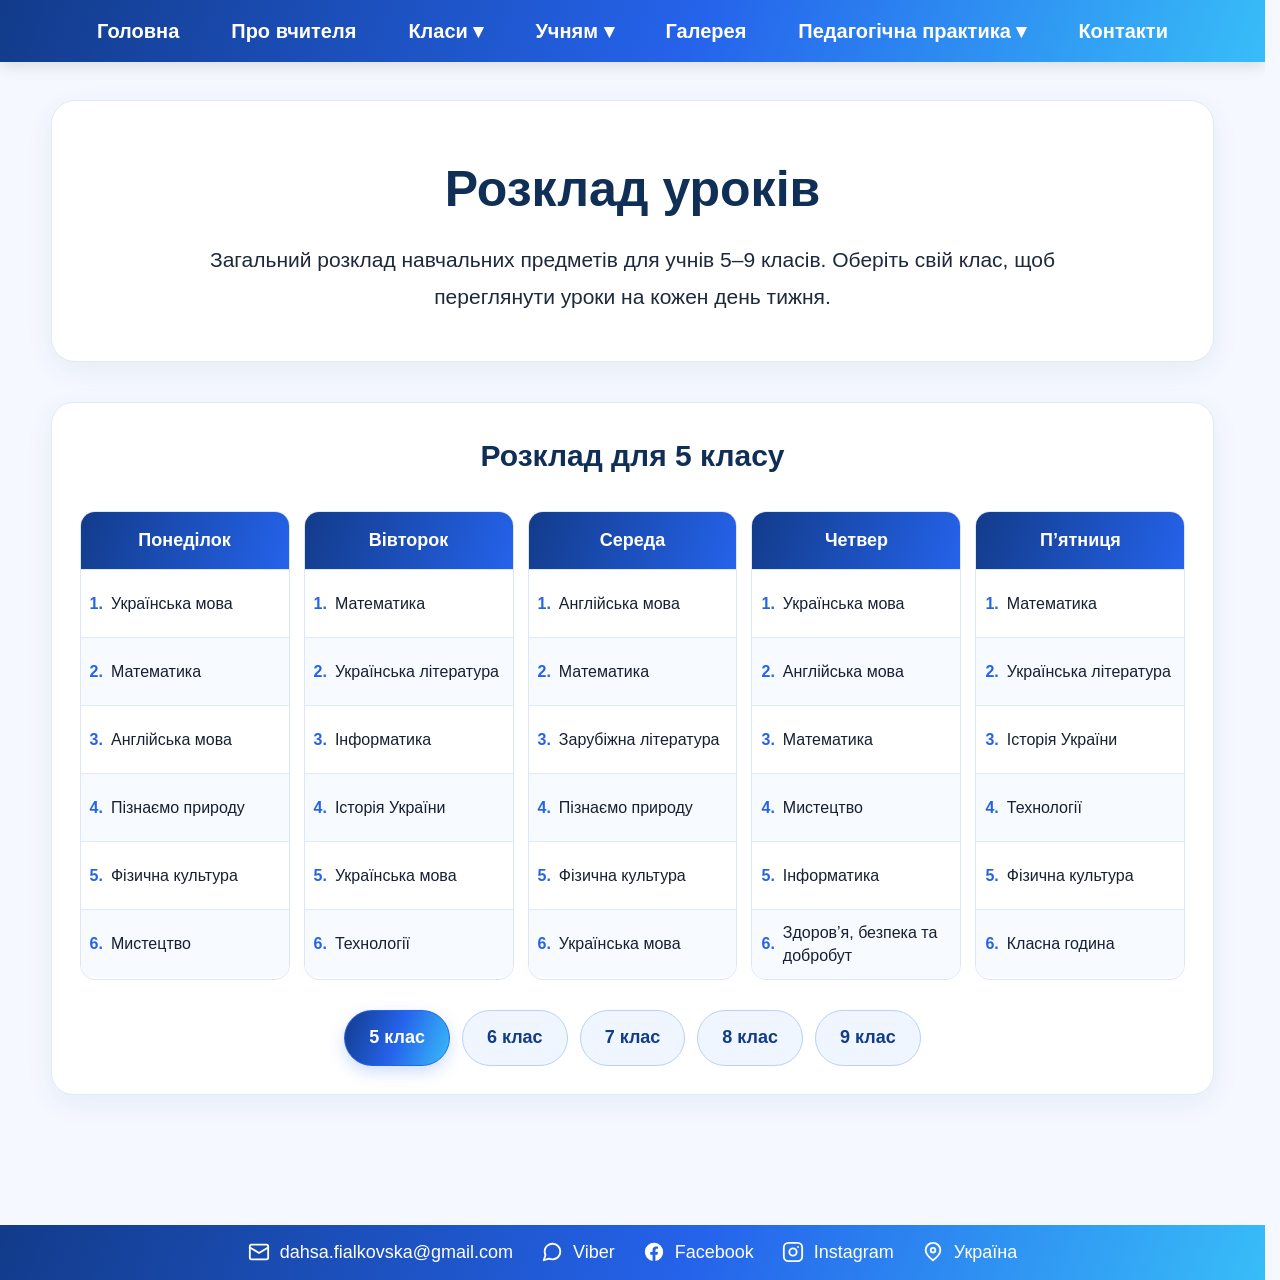
<file: uchni_rozklad.html>
<!DOCTYPE html>
<html lang="uk">
<head>
    <meta charset="UTF-8">
    <meta name="viewport" content="width=device-width, initial-scale=1.0">
    <meta name="description" content="Розклад уроків для учнів 5–9 класів">
    <title>Розклад уроків — Сайт учителя інформатики</title>
    <link rel="stylesheet" href="style.css">

    <style>
        html {
            scrollbar-gutter: stable;
        }

        body {
            min-height: 100vh;
            display: flex;
            flex-direction: column;
        }

        main.page-container {
            flex: 1;
        }

        /* ===== ОФОРМЛЕННЯ РОЗКЛАДУ ===== */

        .schedule-page {
            padding-bottom: 50px;
        }

        .schedule-panel {
            margin-top: 40px;
            padding: 28px;
            background: #fff;
            border: 1px solid #e2eaf6;
            border-radius: 22px;
            box-shadow: 0 8px 28px rgba(28, 69, 130, .07);
        }

        .schedule-title {
            margin: 0 0 30px;
            color: #102f56;
            text-align: center;
            font-size: 30px;
        }

        .schedule-grid {
            display: grid;
            grid-template-columns: repeat(5, minmax(0, 1fr));
            gap: 14px;
        }

        .schedule-day {
            min-width: 0;
            border: 1px solid #dce6f4;
            border-radius: 15px;
            overflow: hidden;
            background: #fff;
        }

        .day-head {
            background: linear-gradient(110deg, #123b8a, #2563eb);
            color: #fff;
            padding: 14px 8px;
            text-align: center;
            font-weight: 800;
            font-size: 18px;
        }

        .periods {
            list-style: none;
            padding: 0;
            margin: 0;
            counter-reset: lesson;
        }

        .periods li {
            counter-increment: lesson;
            display: flex;
            align-items: center;
            gap: 8px;
            min-height: 68px;
            padding: 12px 9px;
            border-top: 1px solid #e2eaf6;
            color: #172033;
            font-size: 16px;
            line-height: 1.4;
            overflow-wrap: anywhere;
        }

        .periods li:nth-child(even) {
            background: #f7faff;
        }

        .periods li::before {
            content: counter(lesson) ".";
            flex-shrink: 0;
            font-weight: 800;
            color: #2563eb;
        }

        .subject {
            display: block;
            flex: 1;
            min-width: 0;
        }

        /* ===== КНОПКИ ВИБОРУ КЛАСУ ===== */

        .grade-switches {
            display: flex;
            flex-wrap: wrap;
            gap: 12px;
            justify-content: center;
            margin-top: 30px;
        }

        .grade-switch {
            border: 1px solid #b8d0fb;
            background: #f0f6ff;
            color: #123b8a;
            border-radius: 30px;
            padding: 12px 24px;
            font: inherit;
            font-size: 18px;
            font-weight: 700;
            cursor: pointer;
            transition:
                transform .2s,
                background .2s,
                box-shadow .2s;
        }

        .grade-switch:hover {
            transform: translateY(-2px);
            background: #e1edff;
        }

        .grade-switch[aria-pressed="true"] {
            color: #fff;
            border-color: #2563eb;
            background: linear-gradient(
                110deg,
                #123b8a,
                #2563eb,
                #38bdf8
            );
            box-shadow: 0 6px 16px rgba(37, 99, 235, .22);
        }

        /* ===== АДАПТИВНІСТЬ ===== */

        @media (max-width: 1100px) {
            .schedule-grid {
                grid-template-columns: repeat(3, minmax(0, 1fr));
            }
        }

        @media (max-width: 750px) {
            .schedule-grid {
                grid-template-columns: repeat(2, minmax(0, 1fr));
            }
        }

        @media (max-width: 520px) {
            .schedule-panel {
                padding: 18px 12px;
            }

            .schedule-grid {
                grid-template-columns: 1fr;
            }

            .grade-switch {
                flex: 1 1 28%;
                padding: 11px 12px;
                font-size: 16px;
            }

            .schedule-title {
                font-size: 25px;
            }

            .periods li {
                min-height: 49px;
            }
        }
    </style>
</head>

<body id="top">

    <!-- ===== ГОЛОВНЕ МЕНЮ ===== -->

    <header class="site-header">
        <nav class="site-nav" aria-label="Основне меню">
            <ul class="site-menu">

                <li>
                    <a href="index.html">Головна</a>
                </li>

                <li>
                    <a href="about.html">Про вчителя</a>
                </li>

                <!-- КЛАСИ -->
                <li class="dropdown">
                    <button
                        class="dropdown-toggle"
                        type="button"
                        aria-expanded="false"
                        aria-controls="learning-menu"
                    >
                        Класи ▾
                    </button>

                    <ul class="submenu" id="learning-menu">
                        <li><a href="class5.html">5 клас</a></li>
                        <li><a href="class6.html">6 клас</a></li>
                        <li><a href="class7.html">7 клас</a></li>
                        <li><a href="class8.html">8 клас</a></li>
                        <li><a href="class9.html">9 клас</a></li>
                    </ul>
                </li>

                <!-- УЧНЯМ -->
                <li class="dropdown">
                    <button
                        class="dropdown-toggle"
                        type="button"
                        aria-expanded="false"
                        aria-controls="students-menu"
                    >
                        Учням ▾
                    </button>

                    <ul class="submenu" id="students-menu">
                        <li>
                            <a
                                href="uchni_rozklad.html"
                                aria-current="page"
                            >
                                Розклад уроків
                            </a>
                        </li>

                        <li>
                            <a href="uchni_bezpeka.html">
                                Правила безпеки
                            </a>
                        </li>

                        <li>
                            <a href="uchni_porady.html">
                                Поради для навчання
                            </a>
                        </li>
                    </ul>
                </li>

                <li>
                    <a href="galereya.html">Галерея</a>
                </li>

                <!-- ПЕДАГОГІЧНА ПРАКТИКА -->
                <li class="dropdown practice-dropdown">
                    <button
                        class="dropdown-toggle"
                        type="button"
                        aria-expanded="false"
                        aria-controls="practice-menu"
                    >
                        Педагогічна практика ▾
                    </button>

                    <ul class="submenu" id="practice-menu">
                        <li class="practice-subdropdown">
                            <button
                                class="practice-subtoggle"
                                type="button"
                                aria-expanded="false"
                                aria-controls="practice-zzso-menu"
                            >
                                <span>
                                    Педагогічна практика в ЗЗСО
                                </span>
                                <span
                                    class="practice-arrow"
                                    aria-hidden="true"
                                >▸</span>
                            </button>

                            <ul
                                class="practice-submenu"
                                id="practice-zzso-menu"
                            >
                                <li>
                                    <a href="praktika_zzso_info.html">
                                        Загальна інформація
                                    </a>
                                </li>
                                <li>
                                    <a href="praktika_zzso_uroky.html">
                                        Плани-конспекти уроків
                                    </a>
                                </li>
                                <li>
                                    <a href="praktika_zzso_kalendar.html">
                                        Календарні планування
                                    </a>
                                </li>
                            </ul>
                        </li>

                        <li>
                            <a href="praktika_zpo.html">
                                Педагогічна практика в ЗПО
                            </a>
                        </li>
                    </ul>
                </li>

                <li>
                    <a href="kontakty.html">Контакти</a>
                </li>

            </ul>
        </nav>
    </header>

    <!-- ===== ОСНОВНИЙ ВМІСТ ===== -->

    <main class="page-container schedule-page">

        <section class="class-intro">
            <h1>Розклад уроків</h1>
            <p>
                Загальний розклад навчальних предметів
                для учнів 5–9 класів. Оберіть свій клас,
                щоб переглянути уроки на кожен день тижня.
            </p>
        </section>

        <section
            class="schedule-panel"
            aria-label="Розклад за класами"
        >
            <h2 class="schedule-title" id="schedule-title">
                Розклад для 5 класу
            </h2>

            <!-- РОЗКЛАД ЗАПОВНЮЄТЬСЯ JAVASCRIPT -->
            <div
                class="schedule-grid"
                id="schedule-grid"
            ></div>

            <!-- КНОПКИ ПЕРЕМИКАННЯ КЛАСІВ -->
            <div
                class="grade-switches"
                role="group"
                aria-label="Вибір класу"
            >
                <button class="grade-switch" type="button"
                        data-grade="grade5" aria-pressed="true">
                    5 клас
                </button>

                <button class="grade-switch" type="button"
                        data-grade="grade6" aria-pressed="false">
                    6 клас
                </button>

                <button class="grade-switch" type="button"
                        data-grade="grade7" aria-pressed="false">
                    7 клас
                </button>

                <button class="grade-switch" type="button"
                        data-grade="grade8" aria-pressed="false">
                    8 клас
                </button>

                <button class="grade-switch" type="button"
                        data-grade="grade9" aria-pressed="false">
                    9 клас
                </button>
            </div>
        </section>

    </main>

    <!-- ===== ПІДВАЛ САЙТУ ===== -->

    <footer class="site-footer">
        <div class="footer-bar">
            <div class="footer-inner">

                <a
                    class="footer-item"
                    href="mailto:dahsa.fialkovska@gmail.com"
                >
                    <svg width="22" height="22"
                         viewBox="0 0 24 24"
                         fill="none"
                         stroke="currentColor"
                         stroke-width="2"
                         stroke-linecap="round"
                         stroke-linejoin="round"
                         aria-hidden="true">
                        <rect x="2" y="4" width="20" height="16" rx="2"/>
                        <path d="m22 7-10 6L2 7"/>
                    </svg>
                    <span>dahsa.fialkovska@gmail.com</span>
                </a>

                <a
                    class="footer-item"
                    href="https://www.viber.com/"
                    target="_blank"
                    rel="noopener noreferrer"
                >
                    <svg width="22" height="22"
                         viewBox="0 0 24 24"
                         fill="none"
                         stroke="currentColor"
                         stroke-width="2"
                         stroke-linecap="round"
                         stroke-linejoin="round"
                         aria-hidden="true">
                        <path d="M21 11.5a8.38 8.38 0 0 1-.9 3.8
                                 8.5 8.5 0 0 1-7.6 4.7
                                 8.38 8.38 0 0 1-3.8-.9
                                 L3 21l1.9-5.7
                                 a8.38 8.38 0 0 1-.9-3.8
                                 8.5 8.5 0 0 1 4.7-7.6
                                 8.38 8.38 0 0 1 3.8-.9h.5
                                 a8.48 8.48 0 0 1 8 8v.5z"/>
                    </svg>
                    <span>Viber</span>
                </a>

                <a
                    class="footer-item"
                    href="https://www.facebook.com/"
                    target="_blank"
                    rel="noopener noreferrer"
                >
                    <svg width="22" height="22"
                         viewBox="0 0 24 24"
                         fill="currentColor"
                         aria-hidden="true">
                        <path d="M22 12a10 10 0 1 0-11.56 9.88v-6.99
                                 H7.9V12h2.54V9.8
                                 c0-2.5 1.49-3.89 3.77-3.89
                                 1.09 0 2.23.19 2.23.19v2.46
                                 h-1.26c-1.24 0-1.63.77-1.63 1.56V12
                                 h2.77l-.44 2.89h-2.33v6.99
                                 A10 10 0 0 0 22 12z"/>
                    </svg>
                    <span>Facebook</span>
                </a>

                <a
                    class="footer-item"
                    href="https://www.instagram.com/"
                    target="_blank"
                    rel="noopener noreferrer"
                >
                    <svg width="22" height="22"
                         viewBox="0 0 24 24"
                         fill="none"
                         stroke="currentColor"
                         stroke-width="2"
                         stroke-linecap="round"
                         stroke-linejoin="round"
                         aria-hidden="true">
                        <rect x="2" y="2" width="20" height="20" rx="5"/>
                        <circle cx="12" cy="12" r="4"/>
                        <circle cx="17.5" cy="6.5" r="1"
                                fill="currentColor" stroke="none"/>
                    </svg>
                    <span>Instagram</span>
                </a>

                <div class="footer-item">
                    <svg width="22" height="22"
                         viewBox="0 0 24 24"
                         fill="none"
                         stroke="currentColor"
                         stroke-width="2"
                         stroke-linecap="round"
                         stroke-linejoin="round"
                         aria-hidden="true">
                        <path d="M20 10c0 5-8 11-8 11
                                 S4 15 4 10a8 8 0 1 1 16 0z"/>
                        <circle cx="12" cy="10" r="2.5"/>
                    </svg>
                    <span>Україна</span>
                </div>

            </div>
        </div>
    </footer>

    <!-- КНОПКА ПОВЕРНЕННЯ НАГОРУ -->
    <button
        id="backToTop"
        class="back-to-top"
        type="button"
        aria-label="Повернутися нагору"
        title="Повернутися нагору"
    >↑</button>

    <script>
        // =====================================
        // РОЗКЛАДИ ДЛЯ 5–9 КЛАСІВ
        // =====================================

        const schedules = {
            grade5: [
                [
                    "Українська мова",
                    "Математика",
                    "Англійська мова",
                    "Пізнаємо природу",
                    "Фізична культура",
                    "Мистецтво"
                ],
                [
                    "Математика",
                    "Українська література",
                    "Інформатика",
                    "Історія України",
                    "Українська мова",
                    "Технології"
                ],
                [
                    "Англійська мова",
                    "Математика",
                    "Зарубіжна література",
                    "Пізнаємо природу",
                    "Фізична культура",
                    "Українська мова"
                ],
                [
                    "Українська мова",
                    "Англійська мова",
                    "Математика",
                    "Мистецтво",
                    "Інформатика",
                    "Здоров’я, безпека та добробут"
                ],
                [
                    "Математика",
                    "Українська література",
                    "Історія України",
                    "Технології",
                    "Фізична культура",
                    "Класна година"
                ]
            ],

            grade6: [
                [
                    "Математика",
                    "Українська мова",
                    "Англійська мова",
                    "Географія",
                    "Фізична культура",
                    "Мистецтво"
                ],
                [
                    "Українська література",
                    "Математика",
                    "Біологія",
                    "Інформатика",
                    "Історія України",
                    "Технології"
                ],
                [
                    "Англійська мова",
                    "Українська мова",
                    "Математика",
                    "Географія",
                    "Фізична культура",
                    "Зарубіжна література"
                ],
                [
                    "Математика",
                    "Біологія",
                    "Українська література",
                    "Англійська мова",
                    "Інформатика",
                    "Мистецтво"
                ],
                [
                    "Українська мова",
                    "Історія України",
                    "Географія",
                    "Технології",
                    "Фізична культура",
                    "Класна година"
                ]
            ],

            grade7: [
                [
                    "Алгебра",
                    "Українська мова",
                    "Фізика",
                    "Англійська мова",
                    "Історія України",
                    "Фізична культура"
                ],
                [
                    "Геометрія",
                    "Біологія",
                    "Українська література",
                    "Інформатика",
                    "Географія",
                    "Мистецтво"
                ],
                [
                    "Англійська мова",
                    "Алгебра",
                    "Хімія",
                    "Українська мова",
                    "Технології",
                    "Фізична культура"
                ],
                [
                    "Фізика",
                    "Геометрія",
                    "Історія України",
                    "Зарубіжна література",
                    "Біологія",
                    "Інформатика"
                ],
                [
                    "Українська література",
                    "Алгебра",
                    "Географія",
                    "Хімія",
                    "Фізична культура",
                    "Класна година"
                ]
            ],

            grade8: [
                [
                    "Українська мова",
                    "Алгебра",
                    "Фізика",
                    "Англійська мова",
                    "Біологія",
                    "Фізична культура"
                ],
                [
                    "Геометрія",
                    "Історія України",
                    "Хімія",
                    "Інформатика",
                    "Українська література",
                    "Мистецтво"
                ],
                [
                    "Алгебра",
                    "Географія",
                    "Українська мова",
                    "Фізика",
                    "Технології",
                    "Фізична культура"
                ],
                [
                    "Англійська мова",
                    "Біологія",
                    "Геометрія",
                    "Зарубіжна література",
                    "Інформатика",
                    "Хімія"
                ],
                [
                    "Історія України",
                    "Алгебра",
                    "Географія",
                    "Українська література",
                    "Фізична культура",
                    "Класна година"
                ]
            ],

            grade9: [
                [
                    "Алгебра",
                    "Українська мова",
                    "Хімія",
                    "Англійська мова",
                    "Історія України",
                    "Фізична культура"
                ],
                [
                    "Геометрія",
                    "Біологія",
                    "Українська література",
                    "Фізика",
                    "Інформатика",
                    "Географія"
                ],
                [
                    "Українська мова",
                    "Алгебра",
                    "Англійська мова",
                    "Правознавство",
                    "Хімія",
                    "Технології"
                ],
                [
                    "Фізика",
                    "Геометрія",
                    "Зарубіжна література",
                    "Інформатика",
                    "Біологія",
                    "Фізична культура"
                ],
                [
                    "Історія України",
                    "Алгебра",
                    "Географія",
                    "Українська література",
                    "Фізична культура",
                    "Класна година"
                ]
            ]
        };

        // =====================================
        // ВІДОБРАЖЕННЯ РОЗКЛАДУ
        // =====================================

        const weekdays = [
            "Понеділок",
            "Вівторок",
            "Середа",
            "Четвер",
            "П’ятниця"
        ];

        const grid = document.getElementById("schedule-grid");
        const scheduleTitle = document.getElementById("schedule-title");
        const gradeButtons = document.querySelectorAll(".grade-switch");

        let activeGrade = "grade5";

        function renderSchedule() {
            scheduleTitle.textContent =
                `Розклад для ${activeGrade.replace("grade", "")} класу`;

            gradeButtons.forEach(button => {
                button.setAttribute(
                    "aria-pressed",
                    String(button.dataset.grade === activeGrade)
                );
            });

            grid.replaceChildren();

            weekdays.forEach((weekday, dayIndex) => {
                const day = document.createElement("div");
                day.className = "schedule-day";

                const head = document.createElement("div");
                head.className = "day-head";
                head.textContent = weekday;

                day.appendChild(head);

                const list = document.createElement("ol");
                list.className = "periods";

                schedules[activeGrade][dayIndex].forEach(subject => {
                    const item = document.createElement("li");
                    const subjectText = document.createElement("span");

                    subjectText.className = "subject";
                    subjectText.textContent = subject;

                    item.appendChild(subjectText);
                    list.appendChild(item);
                });

                day.appendChild(list);
                grid.appendChild(day);
            });
        }

        gradeButtons.forEach(button => {
            button.addEventListener("click", () => {
                activeGrade = button.dataset.grade;
                renderSchedule();
            });
        });

        renderSchedule();

        // =====================================
        // ВИПАДАЮЧЕ МЕНЮ
        // =====================================

        const dropdowns = document.querySelectorAll(
            ".site-menu > .dropdown"
        );

        const practiceSubdropdowns = document.querySelectorAll(
            ".practice-subdropdown"
        );

        function closePracticeSubmenus() {
            practiceSubdropdowns.forEach(item => {
                item.classList.remove("subopen");

                const button = item.querySelector(
                    ":scope > .practice-subtoggle"
                );

                if (button) {
                    button.setAttribute("aria-expanded", "false");
                }
            });
        }

        function closeAllDropdowns() {
            dropdowns.forEach(dropdown => {
                dropdown.classList.remove("open");

                const button = dropdown.querySelector(
                    ":scope > .dropdown-toggle"
                );

                if (button) {
                    button.setAttribute("aria-expanded", "false");
                }
            });

            closePracticeSubmenus();
        }

        dropdowns.forEach(dropdown => {
            const button = dropdown.querySelector(
                ":scope > .dropdown-toggle"
            );

            if (!button) return;

            button.addEventListener("click", event => {
                event.stopPropagation();

                const wasOpen = dropdown.classList.contains("open");

                closeAllDropdowns();

                if (!wasOpen) {
                    dropdown.classList.add("open");
                    button.setAttribute("aria-expanded", "true");
                }
            });
        });

        practiceSubdropdowns.forEach(item => {
            const button = item.querySelector(
                ":scope > .practice-subtoggle"
            );

            if (!button) return;

            button.addEventListener("click", event => {
                event.stopPropagation();

                const wasOpen = item.classList.contains("subopen");

                closePracticeSubmenus();

                if (!wasOpen) {
                    item.classList.add("subopen");
                    button.setAttribute("aria-expanded", "true");
                }
            });
        });

        document.addEventListener("click", event => {
            if (!event.target.closest(".site-menu .dropdown")) {
                closeAllDropdowns();
            }
        });

        document.addEventListener("keydown", event => {
            if (event.key === "Escape") {
                closeAllDropdowns();
            }
        });

        // =====================================
        // КНОПКА ПОВЕРНЕННЯ НАГОРУ
        // =====================================

        const backToTopButton = document.getElementById("backToTop");

        function updateBackToTop() {
            backToTopButton.classList.toggle(
                "show",
                window.scrollY > 300
            );
        }

        window.addEventListener(
            "scroll",
            updateBackToTop,
            { passive: true }
        );

        updateBackToTop();

        backToTopButton.addEventListener("click", () => {
            const reducedMotion = window.matchMedia(
                "(prefers-reduced-motion: reduce)"
            ).matches;

            window.scrollTo({
                top: 0,
                behavior: reducedMotion ? "auto" : "smooth"
            });
        });
    </script>

</body>
</html>
</file>
<file: style.css>
/* =========================================
   1. ЗАГАЛЬНІ НАЛАШТУВАННЯ
========================================= */

:root {
    --blue-dark: #123b8a;
    --blue: #2563eb;
    --blue-light: #38bdf8;
    --text: #172033;
    --heading: #102f56;
    --muted: #303846;
    --background: #f5f8ff;
    --border: #e2eaf6;
    --gradient: linear-gradient(
        110deg,
        #123b8a 0%,
        #2563eb 55%,
        #38bdf8 100%
    );
    --shadow: 0 8px 28px rgba(28, 69, 130, 0.07);
    --shadow-hover: 0 15px 32px rgba(28, 69, 130, 0.13);
    --dropdown-color: #17458d;
    --practice-menu-color: #17458d;
}

* {
    margin: 0;
    padding: 0;
    box-sizing: border-box;
}

html {
    scroll-behavior: smooth;
    scrollbar-gutter: stable;
}

body {
    min-height: 100vh;
    font-family: "Segoe UI", Arial, sans-serif;
    background: var(--background);
    color: var(--text);
    line-height: 1.65;
}

a {
    color: inherit;
    text-decoration: none;
}

button {
    font: inherit;
}

img {
    max-width: 100%;
}

h1,
h2,
h3 {
    color: var(--heading);
}

/* =========================================
   2. ГОЛОВНЕ МЕНЮ
========================================= */

.site-header {
    position: relative;
    z-index: 100;
    background: var(--gradient);
    box-shadow: 0 4px 15px rgba(0, 0, 0, 0.12);
}

.site-nav {
    max-width: 1200px;
    margin: 0 auto;
}

.site-menu {
    display: flex;
    justify-content: center;
    align-items: center;
    flex-wrap: wrap;
    gap: 12px;
    list-style: none;
}

.site-menu > li {
    position: relative;
}

.site-menu > li > a,
.site-menu > li > .dropdown-toggle {
    display: inline-flex;
    align-items: center;
    justify-content: center;
    gap: 8px;
    margin: 5px 0;
    padding: 12px 20px;
    border: none;
    border-radius: 8px;
    background: transparent;
    color: white;
    font-family: inherit;
    font-size: 20px;
    font-weight: 600;
    line-height: 1.4;
    white-space: nowrap;
    cursor: pointer;
    transition: background 0.18s ease, transform 0.18s ease;
}

.site-menu > li > a:hover,
.site-menu > li > .dropdown-toggle:hover {
    background: rgba(255, 255, 255, 0.08);
    transform: translateY(-2px) scale(1.02);
}

.site-menu > li > a:focus-visible,
.site-menu > li > .dropdown-toggle:focus-visible {
    outline: 2px solid white;
    outline-offset: 3px;
}

/* =========================================
   3. ВИПАДАЮЧІ МЕНЮ
========================================= */

.dropdown {
    position: relative;
}

.submenu {
    position: absolute;
    top: 100%;
    left: 50%;
    z-index: 200;
    display: none;
    min-width: 210px;
    padding: 8px 0;
    transform: translateX(-50%);
    border-radius: 10px;
    background: var(--dropdown-color);
    box-shadow: 0 8px 24px rgba(0, 0, 0, 0.25);
    list-style: none;
    text-align: center;
}

.dropdown.open > .submenu {
    display: block;
}

.submenu li {
    list-style: none;
}

.submenu a {
    display: block;
    padding: 11px 18px;
    color: white;
    font-family: inherit;
    font-size: 18px;
    font-weight: 600;
    line-height: 1.5;
    white-space: nowrap;
    transition: background 0.2s ease;
}

.submenu a:hover,
.submenu a:focus-visible {
    background: rgba(255, 255, 255, 0.15);
}

/* =========================================
   4. ПЕДАГОГІЧНА ПРАКТИКА
========================================= */

.practice-dropdown {
    position: relative;
}

.practice-dropdown > .submenu {
    min-width: 330px;
    background: var(--practice-menu-color);
    border-radius: 12px;
    overflow: visible;
}

.practice-subdropdown {
    position: relative;
}

.practice-subtoggle {
    display: flex;
    justify-content: space-between;
    align-items: center;
    gap: 15px;
    width: 100%;
    padding: 11px 18px;
    border: none;
    background: transparent;
    color: #ffffff;
    font-family: "Segoe UI", Arial, sans-serif;
    font-size: 18px;
    font-weight: 600;
    line-height: 1.5;
    text-align: left;
    white-space: nowrap;
    cursor: pointer;
    transition: background 0.2s ease;
}

.practice-subtoggle:hover,
.practice-subtoggle:focus-visible,
.practice-subdropdown.subopen > .practice-subtoggle {
    background: rgba(255, 255, 255, 0.12);
    color: #ffffff;
}

.practice-subtoggle .practice-arrow {
    color: #ffffff;
    font-size: 15px;
    flex-shrink: 0;
}

/* =========================================
   5. ДРУГИЙ РІВЕНЬ МЕНЮ
========================================= */

.practice-submenu {
    display: none;
    position: absolute;
    top: -8px;
    left: calc(100% + 12px);
    z-index: 300;
    min-width: 300px;
    margin: 0;
    padding: 8px 0;
    list-style: none;
    background: var(--dropdown-color);
    border-radius: 12px;
    box-shadow: 0 8px 20px rgba(0, 0, 0, 0.18);
}

.practice-subdropdown.subopen > .practice-submenu {
    display: block;
}

.practice-submenu li {
    list-style: none;
}

.practice-submenu li a {
    display: block;
    padding: 13px 16px;
    color: #ffffff;
    font-family: "Segoe UI", Arial, sans-serif;
    font-size: 18px;
    font-weight: 600;
    line-height: 1.5;
    text-decoration: none;
    white-space: nowrap;
}

.practice-submenu li a:hover,
.practice-submenu li a:focus-visible {
    background: rgba(255, 255, 255, 0.12);
}

/* =========================================
   6. КОНТЕЙНЕР І ЗАГОЛОВКИ
========================================= */

.page-container {
    width: min(1200px, 92%);
    margin: 38px auto 80px;
}

.content-section {
    margin-top: 72px;
    scroll-margin-top: 25px;
}

.section-header {
    margin-bottom: 26px;
}

.section-header.centered {
    text-align: center;
}

.section-header h2 {
    color: var(--heading);
    font-size: clamp(27px, 3.5vw, 37px);
    line-height: 1.25;
}

/* =========================================
   7. ГОЛОВНА — ПРО САЙТ
========================================= */

.welcome-layout {
    display: grid;
    grid-template-columns: 1.45fr 1fr;
    gap: 20px;
}

.welcome-main {
    position: relative;
    overflow: hidden;
    display: flex;
    flex-direction: column;
    justify-content: center;
    align-items: flex-start;
    min-height: 365px;
    padding: 46px;
    border-radius: 24px;
    background: var(--gradient);
    color: white;
    transition: transform 0.2s ease, box-shadow 0.2s ease;
}

.welcome-main:hover {
    transform: translateY(-5px);
    box-shadow: 0 15px 32px rgba(28, 69, 130, 0.20);
}

.welcome-main h1 {
    position: relative;
    z-index: 1;
    color: white;
    font-size: clamp(34px, 4vw, 49px);
    line-height: 1.15;
    letter-spacing: -1px;
}

.welcome-main p {
    position: relative;
    z-index: 1;
    max-width: 600px;
    margin-top: 20px;
    color: white;
    font-size: 17px;
    line-height: 1.85;
    text-align: justify;
}

.welcome-decoration {
    position: absolute;
    border: 1px solid rgba(255, 255, 255, 0.16);
    border-radius: 50%;
    pointer-events: none;
}

.decoration-one {
    width: 290px;
    height: 290px;
    right: -110px;
    top: -115px;
}

.decoration-two {
    width: 220px;
    height: 220px;
    right: 35px;
    bottom: -145px;
}

/* =========================================
   8. ШВИДКІ ПОСИЛАННЯ
========================================= */

.welcome-side {
    display: grid;
    grid-template-rows: repeat(3, 1fr);
    gap: 14px;
}

.quick-card {
    display: flex;
    align-items: center;
    gap: 16px;
    min-width: 0;
    padding: 20px 22px;
    border: 1px solid var(--border);
    border-radius: 18px;
    background: white;
    box-shadow: var(--shadow);
    transition: transform 0.2s ease, box-shadow 0.2s ease;
}

.quick-card:hover {
    transform: translateX(5px);
    box-shadow: 0 12px 30px rgba(28, 69, 130, 0.12);
}

.quick-icon {
    display: flex;
    align-items: center;
    justify-content: center;
    flex: 0 0 60px;
    height: 60px;
    border-radius: 16px;
    background: #e0f2fe;
    font-size: 28px;
}

.quick-copy {
    display: flex;
    flex-direction: column;
    min-width: 0;
}

.quick-copy strong {
    color: var(--heading);
    font-size: 18px;
    line-height: 1.35;
}

.quick-copy small {
    margin-top: 5px;
    color: var(--muted);
    font-size: 14px;
}

.quick-arrow {
    margin-left: auto;
    color: var(--blue);
    font-size: 23px;
}

/* =========================================
   9. КНОПКИ
========================================= */

.pill-button {
    display: inline-flex;
    align-items: center;
    justify-content: center;
    width: fit-content;
    min-width: 110px;
    padding: 10px 23px;
    border: none;
    border-radius: 30px;
    background: var(--gradient);
    color: white;
    font-size: 15px;
    font-weight: 700;
    line-height: 1.4;
    cursor: pointer;
    transition: transform 0.2s ease, box-shadow 0.2s ease;
}

.pill-button:hover {
    transform: translateY(-3px);
    box-shadow: 0 8px 18px rgba(37, 99, 235, 0.25);
}

.pill-button:focus-visible {
    outline: 3px solid #93c5fd;
    outline-offset: 3px;
}

/* =========================================
   10. ГОЛОВНА — ПРАКТИЧНІ ЗАВДАННЯ
========================================= */

.activities-grid {
    display: grid;
    grid-template-columns: repeat(2, minmax(0, 1fr));
    gap: 20px;
}

.activity-card {
    display: flex;
    flex-direction: column;
    align-items: center;
    gap: 18px;
    min-height: 430px;
    padding: 30px;
    border: 1px solid var(--border);
    border-radius: 22px;
    background: white;
    box-shadow: var(--shadow);
    text-align: center;
    transition: transform 0.2s ease, box-shadow 0.2s ease, border-color 0.2s ease;
}

.activity-card:hover {
    transform: translateY(-5px);
    border-color: #93c5fd;
    box-shadow: var(--shadow-hover);
}

.activity-image {
    display: block;
    width: 100%;
    max-width: 360px;
    height: 190px;
    margin: 0 auto;
    border-radius: 15px;
    object-fit: contain;
    object-position: center;
}

.activity-content {
    width: 100%;
    text-align: center;
}

.activity-content h3 {
    margin-bottom: 15px;
    color: var(--heading);
    font-size: 27px;
    font-weight: 700;
    line-height: 1.35;
}

.activity-content p {
    max-width: 480px;
    margin: 0 auto;
    color: var(--muted);
    font-size: 17px;
    line-height: 1.85;
    letter-spacing: 0.1px;
}

.activity-card .pill-button {
    align-self: center;
    margin-top: auto;
    min-width: 120px;
}

/* =========================================
   11. ГОЛОВНА — ВІДЕОКУРСИ
========================================= */

.courses-grid {
    display: grid;
    grid-template-columns: repeat(3, minmax(0, 1fr));
    gap: 20px;
}

.course-card {
    display: flex;
    flex-direction: column;
    overflow: hidden;
    border: 1px solid var(--border);
    border-radius: 20px;
    background: white;
    box-shadow: var(--shadow);
    transition: transform 0.2s ease, box-shadow 0.2s ease;
}

.course-card:hover {
    transform: translateY(-5px);
    box-shadow: var(--shadow-hover);
}

.course-visual {
    position: relative;
    overflow: hidden;
    display: flex;
    align-items: center;
    justify-content: center;
    height: 185px;
    background: var(--gradient);
}

.course-card:nth-child(2) .course-visual {
    background: linear-gradient(120deg, #1d4ed8, #0ea5e9);
}

.course-card:nth-child(3) .course-visual {
    background: linear-gradient(120deg, #1e40af, #6366f1);
}

.course-card:nth-child(4) .course-visual {
    background: linear-gradient(120deg, #0369a1, #38bdf8);
}

.course-card:nth-child(5) .course-visual {
    background: linear-gradient(120deg, #1e3a8a, #3b82f6);
}

.course-badge {
    position: absolute;
    top: 16px;
    left: 17px;
    padding: 6px 10px;
    border-radius: 6px;
    background: rgba(255, 255, 255, 0.17);
    color: white;
    font-size: 10px;
    font-weight: 800;
    letter-spacing: 1px;
}

.course-big-number {
    color: rgba(255, 255, 255, 0.25);
    font-size: 125px;
    font-weight: 900;
    line-height: 1;
    letter-spacing: -6px;
}

.course-play {
    position: absolute;
    display: flex;
    align-items: center;
    justify-content: center;
    width: 56px;
    height: 56px;
    padding-left: 3px;
    border-radius: 50%;
    background: white;
    color: var(--blue);
    font-size: 21px;
    box-shadow: 0 6px 20px rgba(0, 0, 0, 0.12);
}

.course-info {
    display: flex;
    flex-direction: column;
    align-items: center;
    flex: 1;
    padding: 23px;
    text-align: center;
}

.course-info h3 {
    color: var(--heading);
    font-size: 21px;
    line-height: 1.4;
}

.course-info p {
    margin-top: 7px;
    color: var(--muted);
    font-size: 16px;
}

.course-info .pill-button {
    align-self: center;
    margin-top: auto;
    min-width: 110px;
}

.course-info p + .pill-button {
    margin-top: 22px;
}

/* =========================================
   12. ГОЛОВНА — ОСВІТНІ ПЛАТФОРМИ
========================================= */

.resources-grid {
    display: grid;
    grid-template-columns: repeat(3, minmax(0, 1fr));
    gap: 18px;
}

.resource-item {
    display: flex;
    flex-direction: column;
    align-items: center;
    gap: 14px;
    min-height: 230px;
    padding: 24px 18px;
    border: 1px solid var(--border);
    border-radius: 17px;
    background: white;
    box-shadow: var(--shadow);
    text-align: center;
    transition: transform 0.2s ease, border-color 0.2s ease, box-shadow 0.2s ease;
}

.resource-item:hover {
    transform: translateY(-4px);
    border-color: #93c5fd;
    box-shadow: 0 12px 28px rgba(28, 69, 130, 0.12);
}

/* Збільшені логотипи без сірого фону */

.resource-image {
    display: block;
    width: 90px;
    height: 90px;
    padding: 0;
    border: none;
    border-radius: 0;
    background: transparent;
    object-fit: contain;
}

.resource-details {
    width: 100%;
    text-align: center;
}

.resource-details h3 {
    color: var(--heading);
    font-size: 18px;
    font-weight: 700;
    line-height: 1.3;
}

.resource-details p {
    margin-top: 5px;
    color: var(--muted);
    font-size: 15px;
    line-height: 1.5;
}

.resource-item .pill-button {
    align-self: center;
    margin-top: auto;
    min-width: 110px;
}

/* =========================================
   13. ПРО ВЧИТЕЛЯ — ЗАГОЛОВОК
========================================= */

.about-page {
    margin-top: 38px;
}

.about-heading {
    margin-bottom: 30px;
    text-align: center;
}

.about-heading h1 {
    color: var(--heading);
    font-size: clamp(30px, 4vw, 40px);
    font-weight: 700;
    line-height: 1.3;
    text-align: center;
}

/* =========================================
   14. ПРО ВЧИТЕЛЯ — ФОТО І БІОГРАФІЯ
========================================= */

.about-profile {
    display: grid;
    grid-template-columns: minmax(250px, 0.82fr) minmax(0, 1.6fr);
    gap: 24px;
    align-items: stretch;
}

.about-photo-panel,
.about-bio,
.about-certificate-card {
    border: 1px solid var(--border);
    border-radius: 22px;
    background: white;
    box-shadow: var(--shadow);
    transition: transform 0.2s ease, box-shadow 0.2s ease;
}

.about-photo-panel:hover,
.about-bio:hover,
.about-certificate-card:hover {
    transform: translateY(-5px);
    box-shadow: var(--shadow-hover);
}

.about-photo-panel {
    display: flex;
    align-items: center;
    justify-content: center;
    padding: 24px;
}

.about-photo-frame {
    overflow: hidden;
    width: 100%;
    aspect-ratio: 4 / 5;
    border-radius: 16px;
    background: #eaf3ff;
}

.about-teacher-photo {
    display: block;
    width: 100%;
    height: 100%;
    object-fit: cover;
    object-position: center top;
}

.about-bio {
    display: flex;
    flex-direction: column;
    justify-content: center;
    padding: clamp(25px, 4vw, 45px);
}

.about-bio h2 {
    margin-bottom: 20px;
    color: var(--heading);
    font-size: clamp(25px, 3vw, 34px);
    line-height: 1.3;
}

.about-bio p {
    color: var(--muted);
    font-size: 17px;
    line-height: 1.85;
}

.about-bio p + p {
    margin-top: 16px;
}

/* =========================================
   15. ПРО ВЧИТЕЛЯ — ДОСЯГНЕННЯ
========================================= */

.about-certificate-section {
    margin-top: 72px;
}

.about-achievements-grid {
    display: grid;
    grid-template-columns: 1fr;
    gap: 24px;
}

.about-certificate-card {
    display: grid;
    grid-template-columns: minmax(0, 1.2fr) minmax(0, 1fr);
    gap: 28px;
    align-items: center;
    padding: 30px;
}

.about-certificate-visual {
    display: flex;
    align-items: center;
    justify-content: center;
    min-height: 240px;
    padding: 18px;
    border-radius: 16px;
    background: #f0f6ff;
}

.about-certificate-image {
    display: block;
    max-width: 100%;
    max-height: 410px;
    width: auto;
    height: auto;
    object-fit: contain;
    border-radius: 8px;
}

.about-certificate-label {
    display: inline-block;
    margin-bottom: 12px;
    padding: 7px 12px;
    border-radius: 30px;
    background: #e0f2fe;
    color: #1555a5;
    font-size: 11px;
    font-weight: 800;
    letter-spacing: 1px;
}

.about-certificate-copy h3 {
    color: var(--heading);
    font-size: clamp(23px, 2.6vw, 30px);
    line-height: 1.3;
}

.about-certificate-copy p {
    margin-top: 13px;
    color: var(--muted);
    font-size: 17px;
    line-height: 1.8;
}

/* =========================================
   16. СТОРІНКИ КЛАСІВ — ВСТУП
========================================= */

.class-intro {
    padding: 45px 35px;
    border: 1px solid var(--border);
    border-radius: 24px;
    background: white;
    box-shadow: var(--shadow);
    text-align: center;
}

.class-intro-badge {
    display: inline-block;
    padding: 7px 15px;
    border-radius: 30px;
    background: #e0f2fe;
    color: #1555a5;
    font-size: 12px;
    font-weight: 800;
    letter-spacing: 1.2px;
}

.class-intro h1 {
    margin-top: 12px;
    color: var(--heading);
    font-size: clamp(36px, 5vw, 50px);
    line-height: 1.25;
}

.class-intro p {
    max-width: 950px;
    margin: 20px auto 0;
    color: #1e293b;
    font-family: "Segoe UI", Arial, sans-serif;
    font-size: 21px;
    font-weight: 500;
    line-height: 1.8;
    text-align: center;
}

/* =========================================
   17. КЛАСИ — НАВЧАЛЬНІ МАТЕРІАЛИ
========================================= */

.class-materials {
    margin-top: 65px;
}

.class-resources-grid {
    display: grid;
    grid-template-columns: repeat(3, minmax(0, 1fr));
    gap: 22px;
}

.class-resource-card {
    display: flex;
    flex-direction: column;
    align-items: center;
    gap: 15px;
    min-height: 390px;
    padding: 25px;
    border: 1px solid var(--border);
    border-radius: 20px;
    background: white;
    box-shadow: var(--shadow);
    text-align: center;
    transition: transform 0.2s ease, box-shadow 0.2s ease, border-color 0.2s ease;
}

.class-resource-card:hover {
    transform: translateY(-5px);
    border-color: #93c5fd;
    box-shadow: var(--shadow-hover);
}

/* Логотипи без сірих прямокутників */

.class-resource-visual {
    display: flex;
    align-items: center;
    justify-content: center;
    width: 100%;
    height: 170px;
    padding: 0;
    border-radius: 15px;
    background: transparent;
}

/* Трохи збільшені логотипи */

.class-resource-visual img {
    display: block;
    width: 150px;
    height: 150px;
    max-width: 100%;
    max-height: 100%;
    object-fit: contain;
    background: transparent;
}

.class-resource-card h3 {
    color: var(--heading);
    font-size: 23px;
    line-height: 1.35;
}

.class-resource-card p {
    flex: 1;
    color: #263445;
    font-size: 18px;
    font-weight: 400;
    line-height: 1.75;
}

.class-resource-card .pill-button {
    margin-top: auto;
}

/* =========================================
   18. КЛАСИ — РОЗКЛАД УРОКІВ
========================================= */

.class-schedule-section {
    margin-top: 70px;
    padding: 35px;
    border: 1px solid var(--border);
    border-radius: 22px;
    background: white;
    box-shadow: var(--shadow);
}

.class-schedule-note {
    margin-bottom: 22px;
    color: #263445;
    font-size: 18px;
    line-height: 1.7;
    text-align: center;
}

.class-schedule-table-wrap {
    overflow-x: auto;
    border-radius: 12px;
}

.class-schedule-table {
    width: 100%;
    border-collapse: collapse;
    font-size: 18px;
}

.class-schedule-table th,
.class-schedule-table td {
    padding: 15px;
    border: 1px solid #dce6f4;
    text-align: center;
}

.class-schedule-table th {
    background: #e8f1ff;
    color: var(--heading);
    font-weight: 700;
}

.class-schedule-table tbody tr:nth-child(even) {
    background: #f8fbff;
}

.class-schedule-table tbody tr:hover {
    background: #edf5ff;
}

/* =========================================
   19. НИЖНІЙ ПІДВАЛ БЕЗ ВЕРХНЬОЇ ЛІНІЇ
========================================= */

.site-footer {
    width: 100%;
    margin-top: 0;
    background: transparent;
    color: #ffffff;
}

.footer-bar {
    width: 100%;
    background: var(--gradient);
    border: none;
}

.footer-inner {
    display: flex;
    justify-content: center;
    align-items: center;
    flex-wrap: wrap;
    gap: 28px;
    width: min(1200px, 100%);
    margin: 0 auto;
    padding: 16px 20px;
}

.footer-item {
    display: inline-flex;
    align-items: center;
    justify-content: center;
    gap: 10px;
    color: #ffffff;
    font-family: "Segoe UI", Arial, sans-serif;
    font-size: 18px;
    font-weight: 400;
    line-height: 1.3;
    text-decoration: none;
    white-space: nowrap;
    transition: opacity 0.2s ease, transform 0.2s ease;
}

a.footer-item:hover {
    color: #ffffff;
    opacity: 0.85;
    transform: translateY(-2px);
    text-decoration: underline;
}

a.footer-item:focus-visible {
    outline: 2px solid #ffffff;
    outline-offset: 4px;
    border-radius: 4px;
}

.footer-item svg {
    display: block;
    flex-shrink: 0;
    color: #ffffff;
}

/* =========================================
   20. АДАПТИВНІСТЬ — 1100 PX
========================================= */

@media (max-width: 1100px) {
    .welcome-layout {
        grid-template-columns: 1.2fr 1fr;
    }

    .welcome-main {
        padding: 35px;
    }

    .quick-card {
        padding: 17px;
    }
}

/* =========================================
   21. АДАПТИВНІСТЬ — 950 PX
========================================= */

@media (max-width: 950px) {
    .site-menu {
        gap: 5px;
    }

    .site-menu > li > a,
    .site-menu > li > .dropdown-toggle {
        padding: 11px 13px;
        font-size: 17px;
    }

    .welcome-layout {
        grid-template-columns: 1fr;
    }

    .welcome-side {
        grid-template-columns: repeat(3, minmax(0, 1fr));
        grid-template-rows: auto;
    }

    .quick-card {
        flex-direction: column;
        align-items: flex-start;
    }

    .quick-arrow {
        display: none;
    }

    .courses-grid,
    .resources-grid,
    .class-resources-grid {
        grid-template-columns: repeat(2, minmax(0, 1fr));
    }
}

/* =========================================
   22. АДАПТИВНІСТЬ — 800 PX
========================================= */

@media (max-width: 800px) {
    .about-profile {
        grid-template-columns: 1fr;
    }

    .about-photo-panel {
        width: 100%;
        max-width: 480px;
        margin-inline: auto;
    }

    .about-certificate-card {
        grid-template-columns: 1fr;
    }
}

/* =========================================
   23. МОБІЛЬНЕ МЕНЮ ПРАКТИКИ
========================================= */

@media (max-width: 768px) {
    .practice-dropdown > .submenu {
        min-width: 0;
        width: min(330px, 92vw);
    }

    .practice-subtoggle {
        white-space: normal;
        font-size: 16px;
    }

    .practice-submenu {
        position: static;
        top: auto;
        left: auto;
        min-width: 0;
        width: 100%;
        margin: 8px 0 0;
        padding-left: 12px;
        background: var(--dropdown-color);
        box-shadow: none;
    }

    .practice-submenu li a {
        font-size: 16px;
        white-space: normal;
    }
}

/* =========================================
   24. АДАПТИВНІСТЬ — ТЕЛЕФОНИ
========================================= */

@media (max-width: 650px) {
    .page-container {
        width: 94%;
        margin-top: 20px;
    }

    .content-section {
        margin-top: 48px;
    }

    .section-header h2 {
        font-size: 27px;
    }

    .site-menu {
        gap: 3px;
        padding: 5px;
    }

    .site-menu > li > a,
    .site-menu > li > .dropdown-toggle {
        margin: 2px 0;
        padding: 10px;
        font-size: 14px;
    }

    .submenu {
        min-width: 170px;
    }

    .submenu a {
        font-size: 15px;
    }

    .practice-subtoggle,
    .practice-submenu li a {
        font-size: 15px;
    }

    .welcome-main {
        min-height: 330px;
        padding: 30px 25px;
    }

    .welcome-main h1 {
        font-size: 35px;
    }

    .welcome-main p {
        font-size: 15px;
        text-align: left;
    }

    .welcome-side {
        grid-template-columns: 1fr;
    }

    .quick-card {
        flex-direction: row;
        align-items: center;
    }

    .quick-arrow {
        display: block;
    }

    .activities-grid,
    .courses-grid,
    .resources-grid {
        grid-template-columns: 1fr;
    }

    .activity-card {
        min-height: 430px;
        padding: 24px;
    }

    .activity-image {
        height: 160px;
    }

    .activity-content h3 {
        font-size: 24px;
    }

    .activity-content p {
        font-size: 16px;
        line-height: 1.75;
    }

    .resource-item {
        min-height: 220px;
    }

    .about-heading {
        margin-bottom: 22px;
    }

    .about-heading h1 {
        font-size: 30px;
    }

    .about-profile {
        gap: 18px;
    }

    .about-bio {
        padding: 25px;
    }

    .about-bio p {
        font-size: 16px;
    }

    .about-certificate-section {
        margin-top: 48px;
    }

    .about-achievements-grid {
        gap: 18px;
    }

    .about-certificate-card {
        padding: 18px;
        gap: 22px;
    }

    .about-certificate-visual {
        min-height: 170px;
        padding: 12px;
    }

    .about-certificate-copy p {
        font-size: 16px;
    }

    .class-intro {
        padding: 30px 20px;
    }

    .class-intro h1 {
        font-size: 36px;
    }

    .class-intro p {
        font-size: 18px;
        font-weight: 500;
        line-height: 1.7;
    }

    .class-materials {
        margin-top: 45px;
    }

    .class-resources-grid {
        grid-template-columns: 1fr;
        gap: 18px;
    }

    .class-resource-card {
        min-height: 360px;
        padding: 22px;
    }

    .class-resource-card h3 {
        font-size: 22px;
    }

    .class-resource-card p {
        font-size: 17px;
    }

    .class-schedule-section {
        margin-top: 45px;
        padding: 20px 12px;
    }

    .class-schedule-note {
        font-size: 16px;
    }

    .class-schedule-table {
        font-size: 14px;
    }

    .class-schedule-table th,
    .class-schedule-table td {
        padding: 10px 6px;
    }

    .footer-inner {
        flex-direction: column;
        gap: 16px;
        padding: 18px 14px;
        text-align: center;
    }

    .footer-item {
        font-size: 15px;
    }

    .footer-item svg {
        width: 19px;
        height: 19px;
    }
}

/* =========================================
   25. ДОСТУПНІСТЬ
========================================= */

@media (prefers-reduced-motion: reduce) {
    html {
        scroll-behavior: auto;
    }

    .site-menu > li > a,
    .site-menu > li > .dropdown-toggle,
    .quick-card,
    .welcome-main,
    .activity-card,
    .course-card,
    .resource-item,
    .pill-button,
    .about-photo-panel,
    .about-bio,
    .about-certificate-card,
    .class-resource-card,
    .footer-item {
        transition: none;
    }
}

/* =========================================
   26. КНОПКА "НАГОРУ"
========================================= */

.back-to-top {
    position: fixed;
    right: 30px;

    /* Піднято вище */
    bottom: 70px;

    z-index: 1000;
    display: flex;
    align-items: center;
    justify-content: center;
    width: 50px;
    height: 50px;
    padding: 0;
    border: none;
    border-radius: 50%;
    background: var(--gradient);
    color: #ffffff;
    font-family: "Segoe UI", Arial, sans-serif;
    font-size: 28px;
    font-weight: 400;
    line-height: 1;
    cursor: pointer;
    box-shadow: 0 5px 18px rgba(18, 59, 138, 0.25);
    opacity: 0;
    visibility: hidden;
    transform: translateY(15px);
    transition:
        opacity 0.3s ease,
        visibility 0.3s ease,
        transform 0.3s ease,
        box-shadow 0.3s ease;
}

.back-to-top.show {
    opacity: 1;
    visibility: visible;
    transform: translateY(0);
}

.back-to-top.show:hover {
    transform: translateY(-5px);
    box-shadow: 0 8px 22px rgba(18, 59, 138, 0.35);
}

.back-to-top:focus-visible {
    outline: 3px solid #93c5fd;
    outline-offset: 4px;
}

/* Кнопка на телефонах */

@media (max-width: 650px) {
    .back-to-top {
        right: 18px;
        bottom: 65px;
        width: 45px;
        height: 45px;
        font-size: 25px;
    }
}

@media (prefers-reduced-motion: reduce) {
    .back-to-top {
        transition: none;
    }
}
</file>
